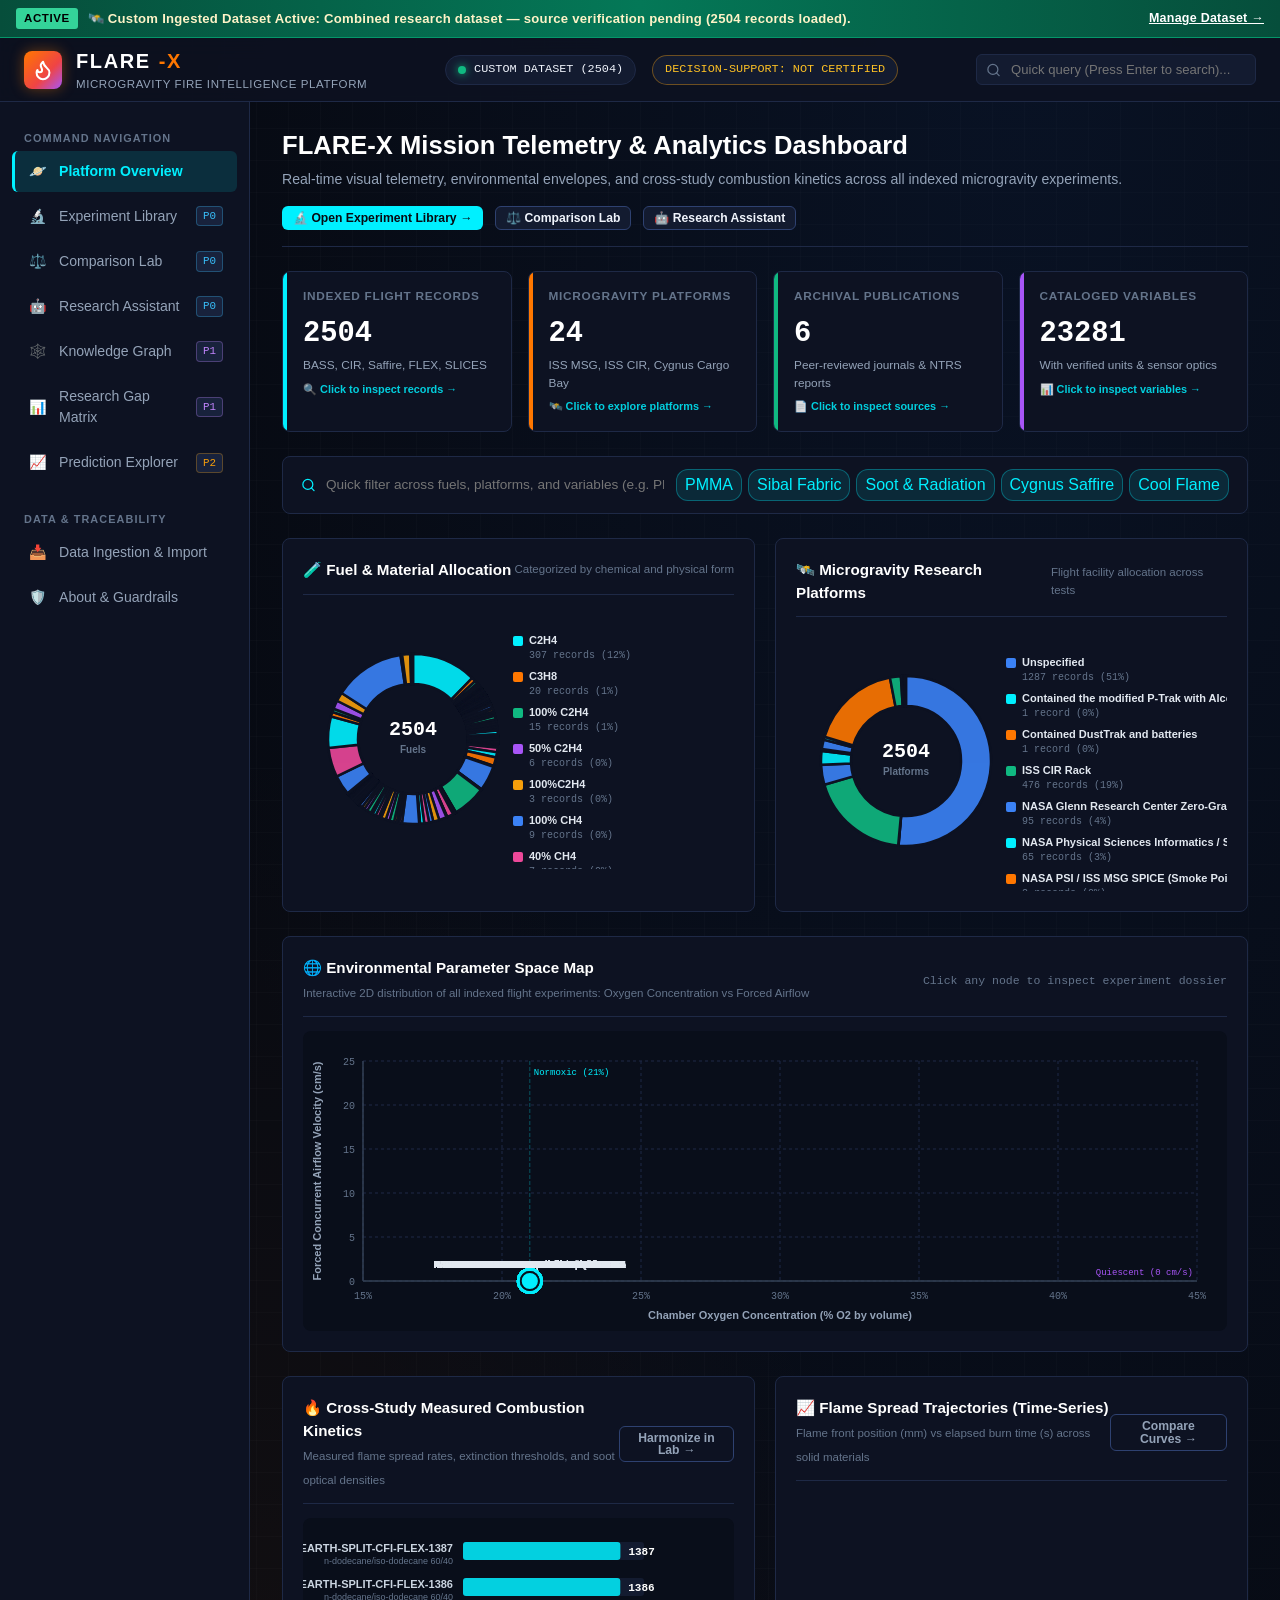
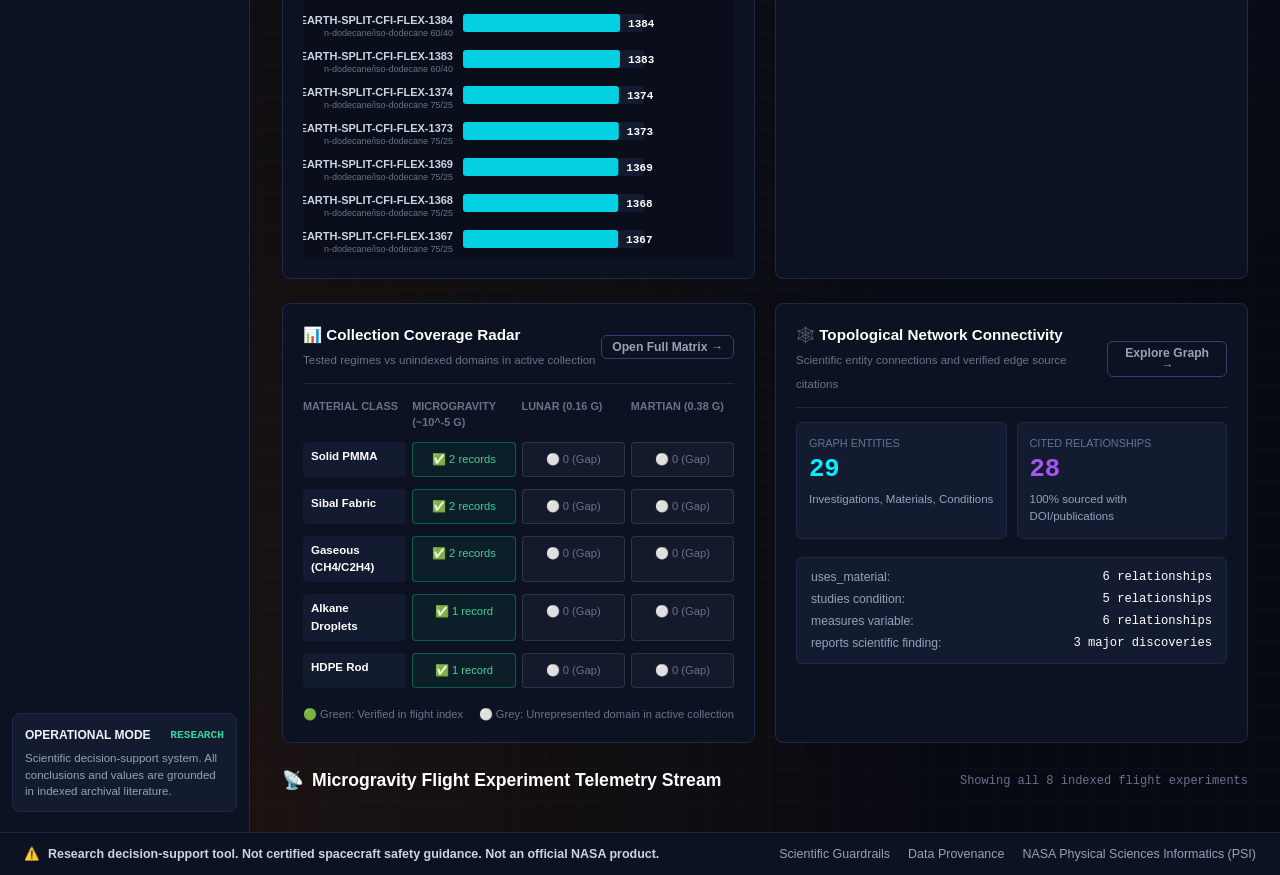
<file: index.html>
<!DOCTYPE html>
<html lang="en">
<head>
  <meta charset="UTF-8">
  <meta name="viewport" content="width=device-width, initial-scale=1.0">
  <title>FLARE-X | Intelligent Microgravity Fire Intelligence Platform</title>
  <meta name="description" content="Research decision-support dashboard for NASA microgravity combustion research, spacecraft fire safety engineering, and mission planning.">
  <link rel="stylesheet" href="css/main.css">
  <link rel="stylesheet" href="css/components.css">
  <link rel="stylesheet" href="css/visualizations.css">
</head>
<body>

  <!-- Persistent Warning / Notice Banner -->
  <div id="app-disclaimer-banner" class="disclaimer-banner">
    <!-- Populated dynamically by App -->
  </div>

  <!-- Top Mission-Control Header -->
  <header class="app-header">
    <a href="#home" class="header-brand" data-nav-target="home">
      <div class="brand-icon">
        <svg viewBox="0 0 24 24" fill="none" stroke="currentColor" stroke-width="2.2" stroke-linecap="round" stroke-linejoin="round">
          <path d="M8.5 14.5A2.5 2.5 0 0 0 11 12c0-1.38-.5-2-1-3-1.072-2.143-.224-4.054 2-6 .5 2.5 2 4.9 4 6.5 2 1.6 3 3.5 3 5.5a7 7 0 1 1-14 0c0-1.153.433-2.294 1-3a2.5 2.5 0 0 0 2.5 2.5z"></path>
        </svg>
      </div>
      <div class="brand-text">
        <h1>FLARE<span class="brand-x">-X</span></h1>
        <div class="brand-tagline">Microgravity Fire Intelligence Platform</div>
      </div>
    </a>

    <div class="header-telemetry">
      <div id="header-dataset-pill" class="telemetry-pill">
        <span class="indicator-dot"></span> INITIALIZING...
      </div>
      <div class="telemetry-pill" style="border-color: rgba(245, 158, 11, 0.4); color: #fbbf24;">
        <span>DECISION-SUPPORT: NOT CERTIFIED</span>
      </div>
    </div>

    <div class="header-search">
      <svg viewBox="0 0 24 24" fill="none" stroke="currentColor" stroke-width="2" stroke-linecap="round" stroke-linejoin="round">
        <circle cx="11" cy="11" r="8"></circle>
        <line x1="21" y1="21" x2="16.65" y2="16.65"></line>
      </svg>
      <input type="text" id="global-search-input" placeholder="Quick query (Press Enter to search)..." aria-label="Quick search">
    </div>
  </header>

  <!-- Main Container -->
  <div class="app-container">
    
    <!-- Left Navigation Sidebar -->
    <aside class="app-sidebar">
      <div>
        <div class="nav-section-title">Command Navigation</div>
        <nav class="nav-group">
          <a href="#home" class="nav-item active" data-nav-target="home">
            <span class="nav-icon">🪐</span>
            <span>Platform Overview</span>
          </a>
          <a href="#library" class="nav-item" data-nav-target="library">
            <span class="nav-icon">🔬</span>
            <span>Experiment Library</span>
            <span class="nav-badge p0">P0</span>
          </a>
          <a href="#comparison" class="nav-item" data-nav-target="comparison">
            <span class="nav-icon">⚖️</span>
            <span>Comparison Lab</span>
            <span class="nav-badge p0">P0</span>
          </a>
          <a href="#assistant" class="nav-item" data-nav-target="assistant">
            <span class="nav-icon">🤖</span>
            <span>Research Assistant</span>
            <span class="nav-badge p0">P0</span>
          </a>
          <a href="#graph" class="nav-item" data-nav-target="graph">
            <span class="nav-icon">🕸️</span>
            <span>Knowledge Graph</span>
            <span class="nav-badge p1">P1</span>
          </a>
          <a href="#gap-matrix" class="nav-item" data-nav-target="gap-matrix">
            <span class="nav-icon">📊</span>
            <span>Research Gap Matrix</span>
            <span class="nav-badge p1">P1</span>
          </a>
          <a href="#prediction" class="nav-item" data-nav-target="prediction">
            <span class="nav-icon">📈</span>
            <span>Prediction Explorer</span>
            <span class="nav-badge p2">P2</span>
          </a>
        </nav>

        <div class="nav-section-title">Data & Traceability</div>
        <nav class="nav-group">
          <a href="#import-data" class="nav-item" data-nav-target="import-data">
            <span class="nav-icon">📥</span>
            <span>Data Ingestion & Import</span>
          </a>
          <a href="#about" class="nav-item" data-nav-target="about">
            <span class="nav-icon">🛡️</span>
            <span>About & Guardrails</span>
          </a>
        </nav>
      </div>

      <!-- System Status Widget -->
      <div class="sidebar-system-box">
        <div class="system-status-header">
          <span>OPERATIONAL MODE</span>
          <span style="color: #34d399; font-family: var(--font-mono); font-size: 0.7rem;">RESEARCH</span>
        </div>
        <div class="system-status-body">
          Scientific decision-support system. All conclusions and values are grounded in indexed archival literature.
        </div>
      </div>
    </aside>

    <!-- Main Command Workspace -->
    <main class="app-main">

      <!-- ==============================================
           PAGE: HOME / OVERVIEW (VISUAL ANALYTICS DASHBOARD)
      =============================================== -->
      <section id="page-home" class="page-view active">
        <div class="page-header">
          <div class="page-title-group">
            <h2>FLARE-X Mission Telemetry &amp; Analytics Dashboard</h2>
            <p class="page-subtitle">Real-time visual telemetry, environmental envelopes, and cross-study combustion kinetics across all indexed microgravity experiments.</p>
          </div>
          <div class="page-actions">
            <button class="btn btn-primary btn-sm" onclick="app.navigateTo('library')">🔬 Open Experiment Library →</button>
            <button class="btn btn-secondary btn-sm" onclick="app.navigateTo('comparison')">⚖️ Comparison Lab</button>
            <button class="btn btn-secondary btn-sm" onclick="app.navigateTo('assistant')">🤖 Research Assistant</button>
          </div>
        </div>

        <!-- Telemetry Metrics Banner (Interactive Drill-Down) -->
        <div class="metrics-row">
          <div class="metric-card accent-cyan interactive" onclick="app.openMetricDrillDown('experiments')" title="Click to inspect all flight records">
            <div class="metric-title">Indexed Flight Records</div>
            <div id="stat-total-experiments" class="metric-value">8</div>
            <div class="metric-sub">BASS, CIR, Saffire, FLEX, SLICES</div>
            <div class="interactive-hint"><span>🔍 Click to inspect records →</span></div>
          </div>
          <div class="metric-card accent-orange interactive" onclick="app.openMetricDrillDown('platforms')" title="Click to view research platforms">
            <div class="metric-title">Microgravity Platforms</div>
            <div id="stat-total-platforms" class="metric-value">3</div>
            <div class="metric-sub">ISS MSG, ISS CIR, Cygnus Cargo Bay</div>
            <div class="interactive-hint"><span>🛰️ Click to explore platforms →</span></div>
          </div>
          <div class="metric-card accent-green interactive" onclick="app.openMetricDrillDown('publications')" title="Click to view publication sources">
            <div class="metric-title">Archival Publications</div>
            <div id="stat-total-documents" class="metric-value">6</div>
            <div class="metric-sub">Peer-reviewed journals &amp; NTRS reports</div>
            <div class="interactive-hint"><span>📄 Click to inspect sources →</span></div>
          </div>
          <div class="metric-card accent-purple interactive" onclick="app.openMetricDrillDown('variables')" title="Click to view all measured variables">
            <div class="metric-title">Cataloged Variables</div>
            <div id="stat-total-variables" class="metric-value">22</div>
            <div class="metric-sub">With verified units &amp; sensor optics</div>
            <div class="interactive-hint"><span>📊 Click to inspect variables →</span></div>
          </div>
        </div>

        <!-- Compact Search & Filter Strip -->
        <div style="background: var(--bg-surface); border: 1px solid var(--border-subtle); border-radius: 8px; padding: 12px 18px; margin-bottom: 24px; display: flex; align-items: center; justify-content: space-between; flex-wrap: wrap; gap: 12px;">
          <div style="display: flex; align-items: center; gap: 10px; flex: 1; min-width: 280px;">
            <svg viewBox="0 0 24 24" width="16" height="16" fill="none" stroke="currentColor" stroke-width="2" stroke-linecap="round" stroke-linejoin="round" style="color: var(--accent-cyan);">
              <circle cx="11" cy="11" r="8"></circle>
              <line x1="21" y1="21" x2="16.65" y2="16.65"></line>
            </svg>
            <input type="text" id="home-search-input" placeholder="Quick filter across fuels, platforms, and variables (e.g. PMMA, Sibal, Soot, Saffire)..." style="width: 100%; background: transparent; border: none; color: #fff; font-size: 0.85rem; outline: none;" onkeydown="if(event.key==='Enter'){ document.getElementById('global-search-input').value = this.value; app.navigateTo('library'); document.getElementById('lib-search-input').value = this.value; document.getElementById('lib-search-input').dispatchEvent(new Event('input')); }">
          </div>
          <div style="display: flex; gap: 6px; flex-wrap: wrap;">
            <span class="filter-chip" onclick="document.getElementById('home-search-input').value='PMMA'; document.getElementById('global-search-input').value='PMMA'; app.navigateTo('library'); document.getElementById('lib-search-input').value='PMMA'; document.getElementById('lib-search-input').dispatchEvent(new Event('input'));">PMMA</span>
            <span class="filter-chip" onclick="document.getElementById('home-search-input').value='Sibal'; document.getElementById('global-search-input').value='Sibal'; app.navigateTo('library'); document.getElementById('lib-search-input').value='Sibal'; document.getElementById('lib-search-input').dispatchEvent(new Event('input'));">Sibal Fabric</span>
            <span class="filter-chip" onclick="document.getElementById('home-search-input').value='Soot'; document.getElementById('global-search-input').value='Soot'; app.navigateTo('library'); document.getElementById('lib-search-input').value='Soot'; document.getElementById('lib-search-input').dispatchEvent(new Event('input'));">Soot &amp; Radiation</span>
            <span class="filter-chip" onclick="document.getElementById('home-search-input').value='Saffire'; document.getElementById('global-search-input').value='Saffire'; app.navigateTo('library'); document.getElementById('lib-search-input').value='Saffire'; document.getElementById('lib-search-input').dispatchEvent(new Event('input'));">Cygnus Saffire</span>
            <span class="filter-chip" onclick="document.getElementById('home-search-input').value='Cool Flame'; document.getElementById('global-search-input').value='Cool Flame'; app.navigateTo('library'); document.getElementById('lib-search-input').value='Cool Flame'; document.getElementById('lib-search-input').dispatchEvent(new Event('input'));">Cool Flame</span>
          </div>
        </div>

        <!-- Visual Analytics Row 1: Distribution Breakdowns (Donut Charts) -->
        <div class="dashboard-grid-2col">
          <div class="dashboard-card">
            <div class="dashboard-card-header">
              <span class="dashboard-card-title">🧪 Fuel &amp; Material Allocation</span>
              <span class="dashboard-card-sub">Categorized by chemical and physical form</span>
            </div>
            <div id="dash-donut-materials" style="height: 260px;"></div>
          </div>

          <div class="dashboard-card">
            <div class="dashboard-card-header">
              <span class="dashboard-card-title">🛰️ Microgravity Research Platforms</span>
              <div class="dashboard-card-sub">Flight facility allocation across tests</div>
            </div>
            <div id="dash-donut-platforms" style="height: 260px;"></div>
          </div>
        </div>

        <!-- Visual Analytics Row 2: 2D Operational Environmental Parameter Space (O2 vs Airflow) -->
        <div class="dashboard-card" style="margin-bottom: 24px;">
          <div class="dashboard-card-header">
            <div>
              <span class="dashboard-card-title">🌐 Environmental Parameter Space Map</span>
              <span class="dashboard-card-sub">Interactive 2D distribution of all indexed flight experiments: Oxygen Concentration vs Forced Airflow</span>
            </div>
            <div style="font-size: 0.72rem; color: var(--text-muted); font-family: var(--font-mono);">
              Click any node to inspect experiment dossier
            </div>
          </div>
          <div id="dash-scatter-envelope" style="height: 300px;"></div>
        </div>

        <!-- Visual Analytics Row 3: Combustion Kinetics Benchmarks & Burn Trajectories -->
        <div class="dashboard-grid-2col">
          <!-- Cross-Study Flame Spread & Combustion Rate Benchmark -->
          <div class="dashboard-card">
            <div class="dashboard-card-header">
              <div>
                <span class="dashboard-card-title">🔥 Cross-Study Measured Combustion Kinetics</span>
                <span class="dashboard-card-sub">Measured flame spread rates, extinction thresholds, and soot optical densities</span>
              </div>
              <button class="btn btn-outline btn-sm" onclick="app.navigateTo('comparison')">Harmonize in Lab →</button>
            </div>
            <div id="dash-horizontal-benchmarks" style="overflow-y: auto; max-height: 340px;"></div>
          </div>

          <!-- Multi-Platform Flame Front Spread Trajectories -->
          <div class="dashboard-card">
            <div class="dashboard-card-header">
              <div>
                <span class="dashboard-card-title">📈 Flame Spread Trajectories (Time-Series)</span>
                <span class="dashboard-card-sub">Flame front position (mm) vs elapsed burn time (s) across solid materials</span>
              </div>
              <button class="btn btn-outline btn-sm" onclick="app.navigateTo('comparison')">Compare Curves →</button>
            </div>
            <div id="dash-timeseries-trajectories" style="height: 340px;"></div>
          </div>
        </div>

        <!-- Visual Analytics Row 4: Research Gap Matrix Radar & Live Telemetry Stream -->
        <div class="dashboard-grid-2col">
          <!-- Research Gap Coverage Mini Matrix -->
          <div class="dashboard-card">
            <div class="dashboard-card-header">
              <div>
                <span class="dashboard-card-title">📊 Collection Coverage Radar</span>
                <span class="dashboard-card-sub">Tested regimes vs unindexed domains in active collection</span>
              </div>
              <button class="btn btn-outline btn-sm" onclick="app.navigateTo('gap-matrix')">Open Full Matrix →</button>
            </div>
            <div id="dash-mini-gap-grid" style="display: flex; flex-direction: column; gap: 8px;"></div>
          </div>

          <!-- Knowledge Topology Summary -->
          <div class="dashboard-card">
            <div class="dashboard-card-header">
              <div>
                <span class="dashboard-card-title">🕸️ Topological Network Connectivity</span>
                <span class="dashboard-card-sub">Scientific entity connections and verified edge source citations</span>
              </div>
              <button class="btn btn-outline btn-sm" onclick="app.navigateTo('graph')">Explore Graph →</button>
            </div>
            <div id="dash-topology-summary" style="display: flex; flex-direction: column; gap: 10px;"></div>
          </div>
        </div>

        <!-- Visual Analytics Row 5: Live Flight Telemetry Stream (Visual HUD Cards) -->
        <div style="margin-top: 10px;">
          <div style="display: flex; align-items: center; justify-content: space-between; margin-bottom: 14px;">
            <h3 style="font-size: 1.1rem; color: #fff; display: flex; align-items: center; gap: 8px;">
              <span>📡</span> Microgravity Flight Experiment Telemetry Stream
            </h3>
            <span style="font-size: 0.75rem; color: var(--text-muted); font-family: var(--font-mono);">
              Showing all 8 indexed flight experiments
            </span>
          </div>

          <div id="dash-experiments-stream" class="experiment-grid">
            <!-- Populated dynamically with visual gauge bars -->
          </div>
        </div>
      </section>

      <!-- ==============================================
           PAGE: EXPERIMENT LIBRARY (P0)
      =============================================== -->
      <section id="page-library" class="page-view">
        <div class="page-header">
          <div class="page-title-group">
            <h2>Microgravity Experiment Library <span class="nav-badge p0" style="font-size: 0.75rem;">P0</span></h2>
            <p class="page-subtitle">Search, filter, and inspect verified NASA flight experiments, glovebox burns, and combustion rack datasets.</p>
          </div>
          <div class="page-actions">
            <span id="lib-results-count" class="telemetry-pill">8 records displayed</span>
          </div>
        </div>

        <!-- Filter Toolbar -->
        <div class="filter-toolbar">
          <div class="filter-row-top">
            <div class="filter-search-box">
              <svg viewBox="0 0 24 24" fill="none" stroke="currentColor" stroke-width="2" stroke-linecap="round" stroke-linejoin="round">
                <circle cx="11" cy="11" r="8"></circle>
                <line x1="21" y1="21" x2="16.65" y2="16.65"></line>
              </svg>
              <input type="text" id="lib-search-input" placeholder="Search by name, ID, objective, material, platform, or notes...">
            </div>
            <button class="btn btn-outline btn-sm" id="lib-reset-filters-btn">Clear Filters</button>
          </div>

          <div class="filter-row-selects">
            <select id="lib-filter-material" class="filter-select">
              <option value="all">Material / Fuel: All</option>
            </select>
            <select id="lib-filter-platform" class="filter-select">
              <option value="all">Platform: All</option>
            </select>
            <select id="lib-filter-gravity" class="filter-select">
              <option value="all">Gravity Condition: All</option>
            </select>
            <select id="lib-filter-measurement" class="filter-select">
              <option value="all">Measurement Type: All</option>
            </select>
          </div>
        </div>

        <!-- Experiments Grid -->
        <div id="lib-experiments-grid" class="experiment-grid">
          <!-- Populated dynamically by ExperimentLibrary -->
        </div>
      </section>

      <!-- ==============================================
           PAGE: COMPARISON LAB (P0)
      =============================================== -->
      <section id="page-comparison" class="page-view">
        <div class="page-header">
          <div class="page-title-group">
            <h2>Comparison Lab <span class="nav-badge p0" style="font-size: 0.75rem;">P0</span></h2>
            <p class="page-subtitle">Perform multi-experiment side-by-side analysis, evaluate unit compatibility, and inspect difference highlights.</p>
          </div>
          <div class="page-actions">
            <button class="btn btn-secondary btn-sm" onclick="comparisonLab.loadPreset('pmma_scale')">Preset: PMMA Scale</button>
            <button class="btn btn-secondary btn-sm" onclick="comparisonLab.loadPreset('gas_diffusion')">Preset: CIR Gas Soot</button>
            <button class="btn btn-warning btn-sm" onclick="comparisonLab.loadPreset('incompatible_demo')">Demo: Comparability Guardrail</button>
          </div>
        </div>

        <div class="comparison-container">
          <!-- Selection Strip -->
          <div class="selector-strip">
            <div class="selector-strip-header">
              <span>Active Experiments for Comparison:</span>
              <div style="min-width: 320px;">
                <select id="comp-add-experiment-select" class="filter-select" style="width: 100%;">
                  <option value="">+ Add an experiment to comparison...</option>
                </select>
              </div>
            </div>
            <div id="comp-selected-chips-tray" class="chip-selection-tray">
              <!-- Populated dynamically -->
            </div>
          </div>

          <!-- Parameter Alignment & Diff Table -->
          <div id="comp-table-container">
            <!-- Populated dynamically -->
          </div>

          <!-- Variable Selection & Visualizations -->
          <div class="chart-card">
            <div class="chart-header">
              <div class="chart-title">
                <span>Comparative Telemetry Analysis</span>
              </div>
              <div style="display: flex; align-items: center; gap: 10px;">
                <label for="comp-variable-select" style="font-size: 0.78rem; color: var(--text-secondary); font-weight: 600;">Target Variable:</label>
                <select id="comp-variable-select" class="filter-select">
                  <option value="Flame Spread Rate">Flame Spread Rate</option>
                </select>
              </div>
            </div>

            <!-- Dynamic Compatibility Warning / Conversion Banner -->
            <div id="comp-warning-container"></div>

            <!-- Primary Harmonized Plot -->
            <div id="comp-primary-plot-container" class="chart-container-svg" style="height: 300px;"></div>

            <!-- Separate Diagnostic Plots (Triggered on Incompatibility) -->
            <div id="comp-separate-plots-container" class="multi-chart-grid" style="display: none;"></div>

            <!-- Time-Series Spread Progression Curves -->
            <div id="comp-timeseries-container" style="display: none; border-top: 1px solid var(--border-subtle); padding-top: 16px; margin-top: 10px;">
              <h4 style="font-size: 0.9rem; color: #fff; margin-bottom: 10px;">Time-Series Propagation Trajectories</h4>
              <div id="comp-timeseries-plot" class="chart-container-svg" style="height: 320px;"></div>
            </div>
          </div>
        </div>
      </section>

      <!-- ==============================================
           PAGE: RESEARCH ASSISTANT (P0)
      =============================================== -->
      <section id="page-assistant" class="page-view">
        <div class="page-header">
          <div class="page-title-group">
            <h2>Evidence-Grounded Research Assistant <span class="nav-badge p0" style="font-size: 0.75rem;">P0</span></h2>
            <p class="page-subtitle">Query microgravity combustion literature with strict grounding, statement type badging, and auditable evidence drawers.</p>
          </div>
          <div class="page-actions">
            <span class="telemetry-pill ready"><span class="indicator-dot"></span> GROUNDING ACTIVE: 6 INDEXED PUBLICATIONS</span>
          </div>
        </div>

        <div class="assistant-container">
          <!-- Chat Panel -->
          <div class="chat-panel">
            <div id="assistant-messages-scroll" class="chat-messages-scroll">
              <!-- Populated dynamically by ResearchAssistant -->
            </div>

            <div class="chat-input-bar">
              <input type="text" id="assistant-chat-input" placeholder="Ask about flame spread, extinction limits, airflow convection, or cool flames..." aria-label="Query research assistant">
              <button class="btn btn-primary" id="assistant-send-btn">Send Query →</button>
            </div>
          </div>

          <!-- Assistant Sidebar & Preset Queries -->
          <div class="chat-sidebar">
            <div class="assistant-guardrail-card">
              <h4 style="font-size: 0.85rem; font-weight: 700; color: #fff; margin-bottom: 6px;">Grounding Architecture</h4>
              <p style="font-size: 0.76rem; color: var(--text-secondary); line-height: 1.45;">
                Every factual claim is cross-referenced with passage excerpts and tagged by epistemological status:
              </p>
              <div style="display: flex; flex-direction: column; gap: 4px; margin-top: 8px;">
                <span class="statement-badge measured-fact">MEASURED FACT</span>
                <span class="statement-badge paper-conclusion">PAPER CONCLUSION</span>
                <span class="statement-badge cross-study">CROSS-STUDY INTERPRETATION</span>
                <span class="statement-badge model-estimate">MODEL ESTIMATE</span>
              </div>
            </div>

            <div class="preset-queries-card">
              <h4 style="font-size: 0.85rem; font-weight: 700; color: #fff; margin-bottom: 4px;">Preset Research Inquiries</h4>
              <p style="font-size: 0.74rem; color: var(--text-muted); margin-bottom: 8px;">Click to test grounded retrieval &amp; citation:</p>

              <button class="preset-query-btn" onclick="researchAssistant.askPreset('What is the effect of forced airflow on PMMA flame spread in microgravity?')">
                💨 How does concurrent airflow affect PMMA flame spread rate?
              </button>
              <button class="preset-query-btn" onclick="researchAssistant.askPreset('What are the low-flow extinction limits for cotton-fiberglass Sibal fabric?')">
                🧯 What are the low-flow extinction limits for Sibal fabric?
              </button>
              <button class="preset-query-btn" onclick="researchAssistant.askPreset('Compare soot production and radiative heat loss between methane and ethylene in CIR.')">
                🔥 Compare methane vs ethylene soot and radiative fraction in CIR
              </button>
              <button class="preset-query-btn" onclick="researchAssistant.askPreset('What cool flame phenomena were discovered in the FLEX droplet investigation?')">
                💧 What cool flame phenomena were observed in FLEX droplet tests?
              </button>
              <button class="preset-query-btn" onclick="researchAssistant.askPreset('What is the fire risk score for a lunar habitat habitat module?')" style="border-color: rgba(245, 158, 11, 0.4);">
                🛡️ Test Guardrail: Ask for ungrounded lunar fire risk score
              </button>
            </div>
          </div>
        </div>
      </section>

      <!-- ==============================================
           PAGE: KNOWLEDGE GRAPH (P1)
      =============================================== -->
      <section id="page-graph" class="page-view">
        <div class="page-header">
          <div class="page-title-group">
            <h2>Microgravity Combustion Knowledge Graph <span class="nav-badge p1" style="font-size: 0.75rem;">P1</span></h2>
            <p class="page-subtitle">Interactive topological network mapping investigations, materials, conditions, measurements, and published findings.</p>
          </div>
          <div class="page-actions">
            <select id="graph-filter-type" class="filter-select">
              <option value="all">Filter Node Type: All</option>
              <option value="investigation">Investigations</option>
              <option value="material">Materials & Fuels</option>
              <option value="condition">Environmental Conditions</option>
              <option value="measurement">Measurements</option>
              <option value="finding">Scientific Findings</option>
              <option value="publication">Publications</option>
            </select>
            <input type="text" id="graph-search-input" class="filter-select" placeholder="Locate node..." style="width: 140px;">
          </div>
        </div>

        <div class="graph-container">
          <div class="graph-canvas-area">
            <canvas id="knowledge-graph-canvas"></canvas>

            <div class="graph-controls">
              <button class="graph-control-btn" id="graph-zoom-in" title="Zoom In">+</button>
              <button class="graph-control-btn" id="graph-zoom-out" title="Zoom Out">-</button>
              <button class="graph-control-btn" id="graph-reset-view" title="Reset View">⟲</button>
            </div>

            <div class="graph-legend-strip">
              <span><span class="legend-node-dot" style="background: #00F0FF;"></span>Investigation</span>
              <span><span class="legend-node-dot" style="background: #FF7700;"></span>Material</span>
              <span><span class="legend-node-dot" style="background: #A855F7;"></span>Condition</span>
              <span><span class="legend-node-dot" style="background: #10B981;"></span>Measurement</span>
              <span><span class="legend-node-dot" style="background: #EF4444;"></span>Finding</span>
              <span><span class="legend-node-dot" style="background: #3B82F6;"></span>Publication</span>
            </div>
          </div>

          <!-- Node Scientific Dossier Panel -->
          <div class="graph-inspector-panel" id="graph-inspector-panel">
            <div id="graph-inspector-body">
              <div style="font-size: 0.82rem; color: var(--text-muted); text-align: center; padding: 20px;">
                Click any node on the canvas to inspect its scientific relationships, edge-level source citations, and linked experiments.
              </div>
            </div>
          </div>
        </div>
      </section>

      <!-- ==============================================
           PAGE: RESEARCH GAP MATRIX (P1)
      =============================================== -->
      <section id="page-gap-matrix" class="page-view">
        <div class="page-header">
          <div class="page-title-group">
            <h2>Research Gap Matrix <span class="nav-badge p1" style="font-size: 0.75rem;">P1</span></h2>
            <p class="page-subtitle">Multi-dimensional coverage heatmap identifying tested regimes vs unrepresented parameter spaces in the indexed collection.</p>
          </div>
          <div class="page-actions">
            <button class="btn btn-secondary btn-sm" id="gap-export-report-btn">📄 Export Gap Report (MD)</button>
          </div>
        </div>

        <div class="gap-matrix-container">
          <!-- Scope & Guardrail Banner -->
          <div id="gap-scope-banner"></div>

          <!-- Controls Bar -->
          <div class="matrix-controls-bar">
            <div style="display: flex; align-items: center; gap: 12px; flex-wrap: wrap;">
              <div>
                <label for="gap-xaxis-select" style="font-size: 0.75rem; color: var(--text-muted); text-transform: uppercase; font-weight: 700; display: block; margin-bottom: 4px;">Primary Axis (X-Axis):</label>
                <select id="gap-xaxis-select" class="filter-select">
                  <option value="gravity">Gravity Conditions (Microgravity, Lunar, Martian, 1g)</option>
                  <option value="pressure">Pressure Ranges (Sub-Atmospheric, Normobaric, Hyperbaric)</option>
                  <option value="oxygen">Oxygen Concentrations (Hypoxic, Ambient, Enriched)</option>
                </select>
              </div>

              <div>
                <label for="gap-outcome-select" style="font-size: 0.75rem; color: var(--text-muted); text-transform: uppercase; font-weight: 700; display: block; margin-bottom: 4px;">Target Measured Outcome:</label>
                <select id="gap-outcome-select" class="filter-select">
                  <option value="flame_spread_rate">Flame Spread Rate</option>
                  <option value="extinction_limits">Extinction Velocity / Limit</option>
                  <option value="soot_radiation">Soot Volume &amp; Radiant Heat Flux</option>
                  <option value="cool_flame">Cool Flame Dynamics</option>
                  <option value="pyrolysis_temp">Peak Surface Temperature</option>
                </select>
              </div>
            </div>

            <!-- Heatmap Legend -->
            <div style="display: flex; gap: 14px; font-size: 0.75rem;">
              <span style="display: flex; align-items: center; gap: 5px;">
                <span style="width: 12px; height: 12px; border-radius: 3px; background: rgba(16, 185, 129, 0.4); border: 1px solid #34d399;"></span>
                <span>Records found</span>
              </span>
              <span style="display: flex; align-items: center; gap: 5px;">
                <span style="width: 12px; height: 12px; border-radius: 3px; background: rgba(30, 41, 59, 0.6); border: 1px dashed #64748b;"></span>
                <span>Not found in indexed collection</span>
              </span>
              <span style="display: flex; align-items: center; gap: 5px;">
                <span style="width: 12px; height: 12px; border-radius: 3px; background: rgba(168, 85, 247, 0.3); border: 1px solid #c084fc;"></span>
                <span>Not enough metadata to determine</span>
              </span>
            </div>
          </div>

          <!-- Heatmap Matrix Table -->
          <div id="gap-heatmap-container" class="matrix-table-wrapper">
            <!-- Populated dynamically by ResearchGapMatrix -->
          </div>

          <!-- Automated Gap Synthesis Summary Card -->
          <div class="gap-summary-card">
            <div id="gap-summary-content">
              <!-- Populated dynamically -->
            </div>
          </div>
        </div>
      </section>

      <!-- ==============================================
           PAGE: PREDICTION & SCENARIO EXPLORER (P2, CONDITIONAL)
      =============================================== -->
      <section id="page-prediction" class="page-view">
        <div class="page-header">
          <div class="page-title-group">
            <h2>Prediction &amp; Scenario Explorer <span class="nav-badge p2" style="font-size: 0.75rem;">P2 Conditional</span></h2>
            <p class="page-subtitle">Exploratory flame spread estimation tool for thin and thick solid fuels under microgravity ventilation.</p>
          </div>
          <div class="page-actions">
            <label style="display: flex; align-items: center; gap: 10px; cursor: pointer; font-size: 0.82rem; font-weight: 600; background: var(--bg-surface-elevated); padding: 6px 12px; border-radius: 6px; border: 1px solid var(--border-subtle);">
              <span>Enable Explorer Mode:</span>
              <input type="checkbox" id="prediction-flag-toggle" style="cursor: pointer; width: 18px; height: 18px;">
            </label>
          </div>
        </div>

        <!-- Locked Banner (Default State) -->
        <div id="prediction-locked-banner" class="prediction-locked-banner">
          <div style="font-size: 3rem;">🔒</div>
          <h3 style="color: #fff; font-size: 1.3rem;">Prediction Feature Flagged OFF by Default</h3>
          <p style="color: var(--text-secondary); max-width: 640px; font-size: 0.88rem; line-height: 1.5;">
            In accordance with NASA scientific guardrails, predictive combustion modeling is restricted to compatible flight envelopes with documented Leave-One-Out Cross-Validation (LOOCV), explicit error bounds (MAE/RMSE), and strict domain bounds.
          </p>
          <div class="callout-box warning" style="max-width: 600px; text-align: left;">
            <div class="callout-icon">⚠️</div>
            <div class="callout-text">
              <strong>Scientific Notice:</strong> This explorer produces physical spread rate estimates only. It does <em>not</em> compute a fire-risk score and must not be used for certified vehicle flight readiness or suppression commanding.
            </div>
          </div>
          <button class="btn btn-primary" onclick="predictionExplorer.enableFeature()">
            Acknowledge Scientific Notice &amp; Enable Explorer →
          </button>
        </div>

        <!-- Active Workspace (Visible when Flagged ON) -->
        <div id="prediction-workspace" class="prediction-workspace" style="display: none;">
          <!-- Scenario Input Form -->
          <div class="scenario-form-card">
            <h4 style="font-size: 0.95rem; color: #fff; border-bottom: 1px solid var(--border-subtle); padding-bottom: 10px;">
              Input Parameter Envelope
            </h4>

            <div class="form-group">
              <label for="pred-mat-select">Solid Fuel Material:</label>
              <select id="pred-mat-select">
                <option value="Polymethyl Methacrylate (PMMA)">Polymethyl Methacrylate (PMMA, 10mm slab)</option>
                <option value="Cotton/Fiberglass Blend (Sibal)">Cotton/Fiberglass Blend (Sibal fabric)</option>
              </select>
            </div>

            <div class="form-group">
              <label for="pred-o2-input" style="display: flex; justify-content: space-between;">
                <span>Oxygen Concentration:</span>
                <span id="pred-o2-val" style="font-family: var(--font-mono); color: var(--accent-cyan);">21.0 %</span>
              </label>
              <input type="range" id="pred-o2-input" min="14.0" max="32.0" step="0.5" value="21.0">
              <span style="font-size: 0.68rem; color: var(--text-muted);">Verified Envelope: 16.0% to 30.0% O2</span>
            </div>

            <div class="form-group">
              <label for="pred-flow-input" style="display: flex; justify-content: space-between;">
                <span>Concurrent Forced Airflow:</span>
                <span id="pred-flow-val" style="font-family: var(--font-mono); color: var(--accent-cyan);">5.0 cm/s</span>
              </label>
              <input type="range" id="pred-flow-input" min="0.0" max="25.0" step="0.5" value="5.0">
              <span style="font-size: 0.68rem; color: var(--text-muted);">Verified Envelope: 1.0 to 20.0 cm/s</span>
            </div>

            <div class="form-group">
              <label for="pred-press-input" style="display: flex; justify-content: space-between;">
                <span>Chamber Pressure:</span>
                <span id="pred-press-val" style="font-family: var(--font-mono); color: var(--accent-cyan);">101.3 kPa</span>
              </label>
              <input type="range" id="pred-press-input" min="80.0" max="115.0" step="0.5" value="101.3">
              <span style="font-size: 0.68rem; color: var(--text-muted);">Verified Envelope: 90.0 to 105.0 kPa</span>
            </div>

            <div style="background: var(--bg-surface-elevated); padding: 10px; border-radius: 6px; font-size: 0.72rem; color: var(--text-muted);">
              <strong>Target Quantity:</strong> <code>Flame Spread Rate (mm/s)</code><br>
              Simulating concurrent low-speed boundary-layer convective heating against solid conductive heat absorption.
            </div>
          </div>

          <!-- Prediction Results Card -->
          <div class="prediction-results-card" id="prediction-results-content">
            <!-- Populated dynamically by PredictionExplorer -->
          </div>
        </div>
      </section>

      <!-- ==============================================
           PAGE: DATA INGESTION & IMPORT
      =============================================== -->
      <section id="page-import-data" class="page-view">
        <div class="page-header">
          <div class="page-title-group">
            <h2>Data Ingestion &amp; Schema Mapping Wizard</h2>
            <p class="page-subtitle">Import CSV or JSON experiment datasets, map custom headers to the FLARE-X schema, and run validation audits.</p>
          </div>
          <div class="page-actions">
            <button class="btn btn-outline btn-sm" id="import-reset-dataset-btn">⟲ Reset to Default NASA Records</button>
          </div>
        </div>

        <div id="import-wizard-container">
          <!-- Populated dynamically by DataImporter -->
        </div>
      </section>

      <!-- ==============================================
           PAGE: ABOUT & SCIENTIFIC GUARDRAILS
      =============================================== -->
      <section id="page-about" class="page-view">
        <div class="page-header">
          <div class="page-title-group">
            <h2>Scientific Guardrails &amp; Platform Architecture</h2>
            <p class="page-subtitle">Fundamental physical combustion principles, system constraints, and legal disclaimers.</p>
          </div>
        </div>

        <div style="display: flex; flex-direction: column; gap: 24px; max-width: 1000px;">
          <!-- 5 Physical Guardrails -->
          <div style="background: var(--bg-surface); border: 1px solid var(--border-subtle); border-radius: 8px; padding: 24px;">
            <h3 style="font-size: 1.15rem; color: #fff; margin-bottom: 16px;">The Five Essential Microgravity Combustion Guardrails</h3>

            <div style="display: flex; flex-direction: column; gap: 16px;">
              <div class="callout-box info" style="margin: 0;">
                <div class="callout-icon">1️⃣</div>
                <div>
                  <div class="callout-title">Microgravity is Reduced Buoyancy, Not the Absence of Gravity</div>
                  <div class="callout-text">
                    In low Earth orbit (~400 km), gravitational acceleration is ~90% of sea-level value; the microgravity state ($\approx 10^{-6}$ to $10^{-4}$ g) results from continuous free-fall. Combustion physics is altered because buoyant natural convection ($Gr \propto g$) vanishes, removing the upward plume that terraneously supplies fresh oxidizer and sweeps away combustion products.
                  </div>
                </div>
              </div>

              <div class="callout-box info" style="margin: 0;">
                <div class="callout-icon">2️⃣</div>
                <div>
                  <div class="callout-title">Spacecraft Ventilation Creates Forced Convection Airflow</div>
                  <div class="callout-text">
                    Because buoyant ventilation does not occur naturally in microgravity, crewed spacecraft (such as the ISS) continuously circulate air via fans at $5 - 20\text{ cm/s}$ to prevent CO₂ pocket accumulation. This forced airflow sustains and accelerates flame spread regimes that would otherwise self-extinguish under pure molecular diffusion.
                  </div>
                </div>
              </div>

              <div class="callout-box info" style="margin: 0;">
                <div class="callout-icon">3️⃣</div>
                <div>
                  <div class="callout-title">Microgravity Models Cannot Automatically Predict Lunar or Martian Combustion</div>
                  <div class="callout-text">
                    Partial gravity environments (Lunar $0.16g$, Martian $0.38g$) re-introduce buoyancy-driven convective flows at non-zero Grashof numbers. Mathematical models and empirical scaling rules calibrated for $10^{-5}$ g microgravity cannot be linearly scaled or assumed valid for partial gravity without re-introducing mixed-convection dimensionless parameters ($Ri = Gr / Re^2$).
                  </div>
                </div>
              </div>

              <div class="callout-box info" style="margin: 0;">
                <div class="callout-icon">4️⃣</div>
                <div>
                  <div class="callout-title">High Measured Temperature is Not a Complete Measure of Fire Risk</div>
                  <div class="callout-text">
                    Spacecraft fire safety depends on a complex interplay of limiting oxygen concentration (LOC), radiative fraction, extinction velocity, pyrolysis gas generation rate, and smoke optical obscuration. Cool flames (discovered in FLEX) sustain chemical heat release and fuel consumption below $800\text{ K}$ with zero visible emission, representing a stealth hazard invisible to standard optical flame detectors.
                  </div>
                </div>
              </div>

              <div class="callout-box info" style="margin: 0;">
                <div class="callout-icon">5️⃣</div>
                <div>
                  <div class="callout-title">Research Gap Results Reflect the Indexed Collection Only</div>
                  <div class="callout-text">
                    FLARE-X indexes a curated set of flight experiments and publication passages. An unrepresented cell in the Research Gap Matrix indicates that the condition is absent from <em>this specific software index</em>. It does NOT assert that NASA, international space agencies, or university researchers have not investigated that domain.
                  </div>
                </div>
              </div>
            </div>
          </div>

          <!-- Policy on Risk Scores -->
          <div style="background: var(--bg-surface); border: 1px solid var(--border-subtle); border-radius: 8px; padding: 24px;">
            <h3 style="font-size: 1.15rem; color: #fff; margin-bottom: 8px;">Strict Policy Against Quantitative "Fire-Risk Scores"</h3>
            <p style="font-size: 0.85rem; color: var(--text-secondary); line-height: 1.5; margin-bottom: 12px;">
              FLARE-X intentionally omits pseudo-quantitative "fire risk indexes" or arbitrary 1-100 severity scores. Combustion in enclosed spacecraft habitats is non-linear and context-dependent. Reducing multidimensional physics (flame spread velocity, smoke obscuration rate, toxic gas yield, and critical airflow extinction) to a single scalar score creates a dangerous illusion of safety and is scientifically unfounded.
            </p>
          </div>

          <!-- Schema Specification -->
          <div style="background: var(--bg-surface); border: 1px solid var(--border-subtle); border-radius: 8px; padding: 24px;">
            <h3 style="font-size: 1.15rem; color: #fff; margin-bottom: 8px;">Standardized Experiment Data Schema</h3>
            <p style="font-size: 0.82rem; color: var(--text-secondary); margin-bottom: 14px;">
              Every experiment ingested into FLARE-X adheres to this standardized schema:
            </p>
            <div class="scientific-table-wrapper">
              <table class="scientific-table">
                <thead>
                  <tr>
                    <th>Field</th>
                    <th>Type</th>
                    <th>Requirement</th>
                    <th>Description</th>
                  </tr>
                </thead>
                <tbody>
                  <tr><td><code>id</code></td><td>String</td><td>Required</td><td>Unique identifier (e.g. <code>EXP-BASS-PMMA-01</code>)</td></tr>
                  <tr><td><code>name</code></td><td>String</td><td>Required</td><td>Descriptive scientific investigation title</td></tr>
                  <tr><td><code>objective</code></td><td>String</td><td>Required</td><td>Primary experimental hypothesis or goal</td></tr>
                  <tr><td><code>platform</code></td><td>String</td><td>Required</td><td>Facility (e.g. ISS MSG, CIR, Cygnus Saffire, Drop Tower)</td></tr>
                  <tr><td><code>gravity_condition</code></td><td>String</td><td>Required</td><td>Gravity level (e.g. Microgravity ~10^-5 g)</td></tr>
                  <tr><td><code>material_fuel</code></td><td>String</td><td>Required</td><td>Sample fuel material, thickness, and geometry</td></tr>
                  <tr><td><code>oxygen_percent</code></td><td>Object</td><td>Value + Unit</td><td>Volume percentage with uncertainty (e.g. 21.0 ± 0.5%)</td></tr>
                  <tr><td><code>pressure</code></td><td>Object</td><td>Value + Unit</td><td>Absolute chamber pressure (e.g. 101.3 ± 0.2 kPa)</td></tr>
                  <tr><td><code>airflow</code></td><td>Object</td><td>Value + Unit</td><td>Forced velocity &amp; direction (e.g. 5.0 cm/s concurrent)</td></tr>
                  <tr><td><code>measured_variables[]</code></td><td>Array</td><td>Structured</td><td>Name, value, unit, scientific definition, sensor optics</td></tr>
                  <tr><td><code>source_document</code></td><td>String</td><td>Required</td><td>Full bibliographic citation of published peer-reviewed source</td></tr>
                  <tr><td><code>source_url</code></td><td>String</td><td>DOI / URL</td><td>Permanent digital object identifier link</td></tr>
                  <tr><td><code>retrieval_date</code></td><td>ISO Date</td><td>Required</td><td>Date indexed into FLARE-X repository</td></tr>
                  <tr><td><code>provenance_per_field</code></td><td>Object</td><td>Traceability</td><td>Mapping of schema fields to specific tables, figures, or telemetry channels</td></tr>
                </tbody>
              </table>
            </div>
          </div>
        </div>
      </section>

    </main>
  </div>

  <!-- Full Scientific Dossier Modal -->
  <div id="dossier-modal" class="modal-overlay">
    <div class="modal-container">
      <div class="modal-header">
        <h3 id="dossier-modal-title">Scientific Dossier</h3>
        <button class="modal-close-btn" id="dossier-modal-close" aria-label="Close dossier">&times;</button>
      </div>
      <div class="modal-body" id="dossier-modal-body">
        <!-- Content populated dynamically -->
      </div>
      <div class="modal-footer">
        <span style="font-size: 0.74rem; color: var(--text-muted);">FLARE-X Scientific Traceability Engine</span>
        <button class="btn btn-secondary btn-sm" onclick="document.getElementById('dossier-modal').classList.remove('open')">Close</button>
      </div>
    </div>
  </div>

  <!-- Persistent Mission-Control Footer -->
  <footer class="app-footer">
    <div class="footer-disclaimer">
      <span class="disclaimer-icon">⚠️</span>
      <span>Research decision-support tool. Not certified spacecraft safety guidance. Not an official NASA product.</span>
    </div>
    <div class="footer-links">
      <a href="#about" onclick="app.navigateTo('about')">Scientific Guardrails</a>
      <a href="#import-data" onclick="app.navigateTo('import-data')">Data Provenance</a>
      <a href="https://psi.nasa.gov/" target="_blank" rel="noopener noreferrer">NASA Physical Sciences Informatics (PSI)</a>
    </div>
  </footer>

  <!-- Application Scripts -->
  <script src="data/default-bundle.js"></script>
  <script src="data/nasa-flex-bundle.js"></script>
  <script src="js/data-service.js"></script>
  <script src="js/unit-converter.js"></script>
  <script src="js/chart-renderer.js"></script>
  <script src="js/library.js"></script>
  <script src="js/comparison.js"></script>
  <script src="js/assistant.js"></script>
  <script src="js/graph.js"></script>
  <script src="js/gap-matrix.js"></script>
  <script src="js/prediction.js"></script>
  <script src="js/import-data.js"></script>
  <script src="js/app.js"></script>
</body>
</html>
</file>
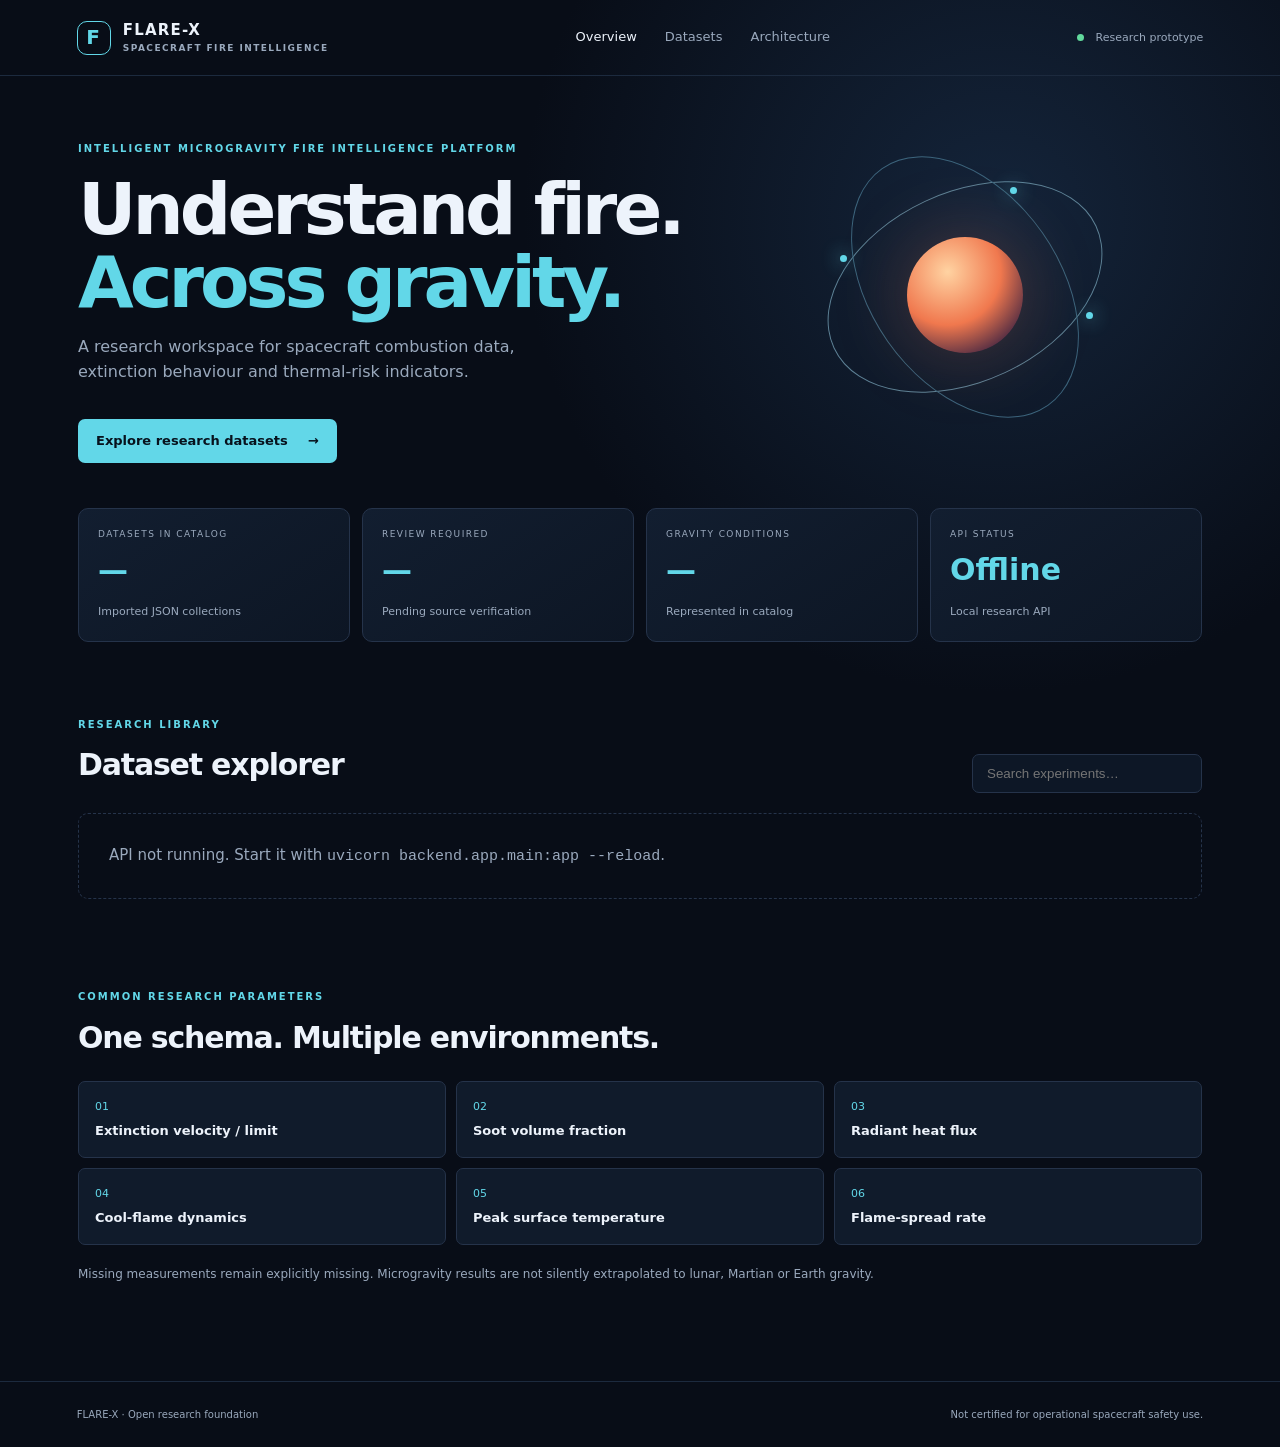
<file: frontend/index.html>
<!doctype html>
<html lang="en">
<head>
  <meta charset="utf-8">
  <meta name="viewport" content="width=device-width, initial-scale=1">
  <title>FLARE-X | Fire Intelligence Platform</title>
  <link rel="stylesheet" href="css/styles.css">
</head>
<body>
  <header class="topbar">
    <a class="brand" href="#"><span class="brand-mark">F</span><span>FLARE-X<small>SPACECRAFT FIRE INTELLIGENCE</small></span></a>
    <nav><a class="active" href="#">Overview</a><a href="#datasets">Datasets</a><a href="../docs/architecture.md">Architecture</a></nav>
    <span class="status"><i></i> Research prototype</span>
  </header>
  <main>
    <section class="hero">
      <div>
        <p class="eyebrow">INTELLIGENT MICROGRAVITY FIRE INTELLIGENCE PLATFORM</p>
        <h1>Understand fire.<br><em>Across gravity.</em></h1>
        <p class="intro">A research workspace for spacecraft combustion data, extinction behaviour and thermal-risk indicators.</p>
        <a class="primary" href="#datasets">Explore research datasets <b>→</b></a>
      </div>
      <div class="orbit-art" aria-hidden="true"><div class="orbit orbit-a"></div><div class="orbit orbit-b"></div><div class="planet"></div><span class="spark s1"></span><span class="spark s2"></span><span class="spark s3"></span></div>
    </section>
    <section class="metrics">
      <article><span class="metric-label">DATASETS IN CATALOG</span><strong id="dataset-count">—</strong><small>Imported JSON collections</small></article>
      <article><span class="metric-label">REVIEW REQUIRED</span><strong id="review-count">—</strong><small>Pending source verification</small></article>
      <article><span class="metric-label">GRAVITY CONDITIONS</span><strong id="gravity-count">—</strong><small>Represented in catalog</small></article>
      <article><span class="metric-label">API STATUS</span><strong id="api-status">Checking</strong><small>Local research API</small></article>
    </section>
    <section class="section" id="datasets">
      <div class="section-head"><div><p class="eyebrow">RESEARCH LIBRARY</p><h2>Dataset explorer</h2></div><input id="search" type="search" placeholder="Search experiments…" aria-label="Search datasets"></div>
      <div id="dataset-list" class="dataset-grid"><div class="empty">Start the API server to load the dataset catalog.</div></div>
    </section>
    <section class="section parameters">
      <p class="eyebrow">COMMON RESEARCH PARAMETERS</p><h2>One schema. Multiple environments.</h2>
      <div class="parameter-grid">
        <div>01 <b>Extinction velocity / limit</b></div><div>02 <b>Soot volume fraction</b></div>
        <div>03 <b>Radiant heat flux</b></div><div>04 <b>Cool-flame dynamics</b></div>
        <div>05 <b>Peak surface temperature</b></div><div>06 <b>Flame-spread rate</b></div>
      </div>
      <p class="note">Missing measurements remain explicitly missing. Microgravity results are not silently extrapolated to lunar, Martian or Earth gravity.</p>
    </section>
  </main>
  <footer><span>FLARE-X · Open research foundation</span><span>Not certified for operational spacecraft safety use.</span></footer>
  <script src="js/app.js"></script>
</body>
</html>
</file>
<file: css/main.css>
/* FLARE-X: Intelligent Microgravity Fire Intelligence Platform
   NASA Mission-Control Stylesheet
*/

:root {
  --bg-space: #070a12;
  --bg-surface: #0d1222;
  --bg-surface-elevated: #131b30;
  --bg-surface-card: #18223c;
  --border-subtle: #1e2946;
  --border-active: #2e4170;
  --border-focus: #00f0ff;

  --text-main: #f0f4fc;
  --text-secondary: #94a3b8;
  --text-muted: #64748b;
  --text-accent: #00f0ff;

  --accent-cyan: #00f0ff;
  --accent-cyan-dim: rgba(0, 240, 255, 0.12);
  --accent-orange: #ff7700;
  --accent-orange-dim: rgba(255, 119, 0, 0.12);
  --accent-blue: #3b82f6;
  --accent-green: #10b981;
  --accent-green-dim: rgba(16, 185, 129, 0.12);
  --accent-amber: #f59e0b;
  --accent-amber-dim: rgba(245, 158, 11, 0.12);
  --accent-red: #ef4444;
  --accent-purple: #a855f7;

  --font-sans: -apple-system, BlinkMacSystemFont, "Segoe UI", Roboto, "Helvetica Neue", Arial, sans-serif;
  --font-mono: "SF Mono", "JetBrains Mono", Consolas, "Liberation Mono", Menlo, Courier, monospace;

  --nav-width: 250px;
  --header-height: 64px;
  --banner-height: 38px;
  --footer-height: 48px;

  --shadow-sm: 0 2px 4px rgba(0,0,0,0.4);
  --shadow-md: 0 4px 12px rgba(0,0,0,0.5);
  --shadow-lg: 0 8px 24px rgba(0,0,0,0.6);
  --glow-cyan: 0 0 15px rgba(0, 240, 255, 0.35);
}

* {
  box-sizing: border-box;
  margin: 0;
  padding: 0;
}

body {
  font-family: var(--font-sans);
  background-color: var(--bg-space);
  color: var(--text-main);
  min-height: 100vh;
  display: flex;
  flex-direction: column;
  overflow-x: hidden;
  line-height: 1.5;
  background-image: 
    radial-gradient(ellipse at 80% 0%, rgba(14, 43, 92, 0.25) 0%, transparent 60%),
    radial-gradient(ellipse at 20% 100%, rgba(255, 119, 0, 0.08) 0%, transparent 50%),
    linear-gradient(rgba(255,255,255,0.015) 1px, transparent 1px),
    linear-gradient(90deg, rgba(255,255,255,0.015) 1px, transparent 1px);
  background-size: 100% 100%, 100% 100%, 32px 32px, 32px 32px;
}

/* Scientific Banner (Persistent) */
.disclaimer-banner {
  background: linear-gradient(90deg, #78350f, #92400e, #78350f);
  color: #fef3c7;
  padding: 8px 16px;
  font-size: 0.82rem;
  font-weight: 600;
  display: flex;
  align-items: center;
  justify-content: space-between;
  border-bottom: 1px solid #b45309;
  letter-spacing: 0.02em;
  z-index: 100;
}

.disclaimer-banner .banner-content {
  display: flex;
  align-items: center;
  gap: 10px;
}

.disclaimer-banner .banner-badge {
  background: #f59e0b;
  color: #000;
  padding: 2px 8px;
  border-radius: 3px;
  font-size: 0.72rem;
  font-weight: 800;
  letter-spacing: 0.05em;
  text-transform: uppercase;
}

.disclaimer-banner .banner-actions {
  display: flex;
  align-items: center;
  gap: 12px;
}

.disclaimer-banner a.banner-link {
  color: #fff;
  text-decoration: underline;
  cursor: pointer;
  font-size: 0.78rem;
}

/* Top Mission Control Header */
.app-header {
  height: var(--header-height);
  background: rgba(13, 18, 34, 0.85);
  backdrop-filter: blur(12px);
  border-bottom: 1px solid var(--border-subtle);
  display: flex;
  align-items: center;
  justify-content: space-between;
  padding: 0 24px;
  position: sticky;
  top: 0;
  z-index: 90;
}

.header-brand {
  display: flex;
  align-items: center;
  gap: 14px;
  text-decoration: none;
  color: inherit;
}

.brand-icon {
  width: 38px;
  height: 38px;
  background: linear-gradient(135deg, #ff7700 0%, #ef4444 60%, #a855f7 100%);
  border-radius: 8px;
  display: flex;
  align-items: center;
  justify-content: center;
  box-shadow: 0 0 14px rgba(255, 119, 0, 0.4);
}

.brand-icon svg {
  width: 22px;
  height: 22px;
  color: #fff;
}

.brand-text h1 {
  font-size: 1.25rem;
  font-weight: 800;
  letter-spacing: 0.08em;
  color: #fff;
  display: flex;
  align-items: center;
  gap: 8px;
}

.brand-text h1 .brand-x {
  color: var(--accent-orange);
}

.brand-text .brand-tagline {
  font-size: 0.72rem;
  color: var(--text-secondary);
  letter-spacing: 0.05em;
  text-transform: uppercase;
}

.header-telemetry {
  display: flex;
  align-items: center;
  gap: 16px;
}

.telemetry-pill {
  background: var(--bg-surface-elevated);
  border: 1px solid var(--border-subtle);
  padding: 5px 12px;
  border-radius: 20px;
  font-family: var(--font-mono);
  font-size: 0.74rem;
  display: flex;
  align-items: center;
  gap: 8px;
}

.telemetry-pill .indicator-dot {
  width: 8px;
  height: 8px;
  border-radius: 50%;
  background: var(--accent-amber);
  box-shadow: 0 0 8px var(--accent-amber);
}

.telemetry-pill.ready .indicator-dot {
  background: var(--accent-green);
  box-shadow: 0 0 8px var(--accent-green);
}

.header-search {
  position: relative;
  width: 280px;
}

.header-search input {
  width: 100%;
  background: var(--bg-surface-elevated);
  border: 1px solid var(--border-subtle);
  color: var(--text-main);
  padding: 7px 12px 7px 34px;
  border-radius: 6px;
  font-size: 0.82rem;
  outline: none;
  transition: all 0.2s ease;
}

.header-search input:focus {
  border-color: var(--accent-cyan);
  box-shadow: var(--glow-cyan);
}

.header-search svg {
  position: absolute;
  left: 10px;
  top: 50%;
  transform: translateY(-50%);
  width: 15px;
  height: 15px;
  color: var(--text-muted);
}

/* Main Layout Grid */
.app-container {
  display: flex;
  flex: 1;
  min-height: calc(100vh - var(--header-height) - var(--banner-height) - var(--footer-height));
}

/* Sidebar Navigation */
.app-sidebar {
  width: var(--nav-width);
  background: var(--bg-surface);
  border-right: 1px solid var(--border-subtle);
  padding: 20px 12px;
  display: flex;
  flex-direction: column;
  justify-content: space-between;
}

.nav-section-title {
  font-size: 0.68rem;
  font-weight: 700;
  text-transform: uppercase;
  color: var(--text-muted);
  letter-spacing: 0.1em;
  padding: 8px 12px 4px;
}

.nav-group {
  display: flex;
  flex-direction: column;
  gap: 4px;
  margin-bottom: 20px;
}

.nav-item {
  display: flex;
  align-items: center;
  gap: 12px;
  padding: 10px 14px;
  border-radius: 6px;
  color: var(--text-secondary);
  text-decoration: none;
  font-size: 0.88rem;
  font-weight: 500;
  cursor: pointer;
  transition: all 0.15s ease;
  border-left: 3px solid transparent;
}

.nav-item:hover {
  background: var(--bg-surface-elevated);
  color: var(--text-main);
}

.nav-item.active {
  background: var(--accent-cyan-dim);
  color: var(--accent-cyan);
  border-left-color: var(--accent-cyan);
  font-weight: 600;
}

.nav-item .nav-icon {
  width: 18px;
  height: 18px;
  display: flex;
  align-items: center;
  justify-content: center;
}

.nav-item .nav-badge {
  margin-left: auto;
  font-size: 0.68rem;
  padding: 1px 6px;
  border-radius: 4px;
  font-family: var(--font-mono);
  background: var(--bg-surface-card);
  color: var(--text-muted);
}

.nav-item.active .nav-badge {
  background: rgba(0, 240, 255, 0.2);
  color: var(--accent-cyan);
}

.nav-badge.p0 {
  color: #38bdf8;
  border: 1px solid rgba(56, 189, 248, 0.3);
}

.nav-badge.p1 {
  color: #c084fc;
  border: 1px solid rgba(192, 132, 252, 0.3);
}

.nav-badge.p2 {
  color: #f59e0b;
  border: 1px solid rgba(245, 158, 11, 0.3);
}

.sidebar-system-box {
  background: var(--bg-surface-elevated);
  border: 1px solid var(--border-subtle);
  border-radius: 8px;
  padding: 12px;
  font-size: 0.75rem;
}

.system-status-header {
  font-weight: 700;
  color: var(--text-main);
  display: flex;
  align-items: center;
  justify-content: space-between;
  margin-bottom: 6px;
}

.system-status-body {
  color: var(--text-secondary);
  line-height: 1.4;
  font-size: 0.72rem;
}

/* Main Content Workspace */
.app-main {
  flex: 1;
  padding: 24px 32px;
  overflow-y: auto;
  max-width: 1600px;
}

.page-view {
  display: none;
  animation: fadeIn 0.2s ease-in-out;
}

.page-view.active {
  display: block;
}

@keyframes fadeIn {
  from { opacity: 0; transform: translateY(4px); }
  to { opacity: 1; transform: translateY(0); }
}

.page-header {
  margin-bottom: 24px;
  border-bottom: 1px solid var(--border-subtle);
  padding-bottom: 16px;
  display: flex;
  align-items: flex-start;
  justify-content: space-between;
  flex-wrap: wrap;
  gap: 16px;
}

.page-title-group h2 {
  font-size: 1.6rem;
  font-weight: 700;
  color: #fff;
  display: flex;
  align-items: center;
  gap: 12px;
}

.page-title-group p.page-subtitle {
  color: var(--text-secondary);
  font-size: 0.88rem;
  margin-top: 4px;
}

.page-actions {
  display: flex;
  align-items: center;
  gap: 12px;
}

/* Persistent Footer */
.app-footer {
  background: var(--bg-surface);
  border-top: 1px solid var(--border-subtle);
  padding: 12px 24px;
  display: flex;
  align-items: center;
  justify-content: space-between;
  font-size: 0.78rem;
  color: var(--text-muted);
  flex-wrap: wrap;
  gap: 10px;
}

.app-footer .footer-disclaimer {
  color: #cbd5e1;
  font-weight: 600;
  display: flex;
  align-items: center;
  gap: 8px;
}

.app-footer .footer-disclaimer .disclaimer-icon {
  color: var(--accent-amber);
}

.app-footer .footer-links {
  display: flex;
  gap: 18px;
}

.app-footer .footer-links a {
  color: var(--text-secondary);
  text-decoration: none;
}

.app-footer .footer-links a:hover {
  color: var(--accent-cyan);
}

/* Missing Field Styling */
.not-available {
  color: #f87171;
  background: rgba(239, 68, 68, 0.1);
  border: 1px dashed rgba(239, 68, 68, 0.35);
  padding: 2px 7px;
  border-radius: 4px;
  font-family: var(--font-mono);
  font-size: 0.75rem;
  font-weight: 600;
  display: inline-flex;
  align-items: center;
  gap: 4px;
}

.not-available::before {
  content: "∅";
  font-size: 0.85rem;
}

/* Statement Type Badges */
.statement-badge {
  font-family: var(--font-mono);
  font-size: 0.68rem;
  font-weight: 700;
  letter-spacing: 0.05em;
  padding: 2px 8px;
  border-radius: 3px;
  text-transform: uppercase;
  display: inline-flex;
  align-items: center;
  gap: 5px;
}

.statement-badge.measured-fact {
  background: rgba(16, 185, 129, 0.15);
  color: #34d399;
  border: 1px solid rgba(16, 185, 129, 0.4);
}

.statement-badge.paper-conclusion {
  background: rgba(59, 130, 246, 0.15);
  color: #60a5fa;
  border: 1px solid rgba(59, 130, 246, 0.4);
}

.statement-badge.cross-study {
  background: rgba(168, 85, 247, 0.15);
  color: #c084fc;
  border: 1px solid rgba(168, 85, 247, 0.4);
}

.statement-badge.model-estimate {
  background: rgba(245, 158, 11, 0.15);
  color: #fbbf24;
  border: 1px solid rgba(245, 158, 11, 0.4);
}

/* Scrollbars */
::-webkit-scrollbar {
  width: 8px;
  height: 8px;
}

::-webkit-scrollbar-track {
  background: var(--bg-space);
}

::-webkit-scrollbar-thumb {
  background: var(--border-active);
  border-radius: 4px;
}

::-webkit-scrollbar-thumb:hover {
  background: #3e568f;
}
</file>
<file: css/components.css>
/* FLARE-X Components: UI Elements, Cards, Modals, Forms & Alerts */

/* Buttons */
.btn {
  display: inline-flex;
  align-items: center;
  justify-content: center;
  gap: 8px;
  padding: 8px 16px;
  border-radius: 6px;
  font-size: 0.84rem;
  font-weight: 600;
  cursor: pointer;
  transition: all 0.2s ease;
  border: 1px solid transparent;
  text-decoration: none;
  font-family: var(--font-sans);
  line-height: 1;
}

.btn:disabled {
  opacity: 0.5;
  cursor: not-allowed;
}

.btn-primary {
  background: var(--accent-cyan);
  color: #070a12;
}

.btn-primary:hover:not(:disabled) {
  background: #38f4ff;
  box-shadow: 0 0 16px rgba(0, 240, 255, 0.45);
}

.btn-secondary {
  background: var(--bg-surface-elevated);
  border-color: var(--border-active);
  color: var(--text-main);
}

.btn-secondary:hover:not(:disabled) {
  background: #1c2742;
  border-color: var(--accent-cyan);
}

.btn-outline {
  background: transparent;
  border-color: var(--border-active);
  color: var(--text-secondary);
}

.btn-outline:hover:not(:disabled) {
  border-color: var(--text-main);
  color: var(--text-main);
  background: rgba(255, 255, 255, 0.04);
}

.btn-danger {
  background: rgba(239, 68, 68, 0.15);
  border-color: rgba(239, 68, 68, 0.4);
  color: #f87171;
}

.btn-danger:hover:not(:disabled) {
  background: rgba(239, 68, 68, 0.25);
  border-color: #ef4444;
}

.btn-warning {
  background: rgba(245, 158, 11, 0.15);
  border-color: rgba(245, 158, 11, 0.4);
  color: #fbbf24;
}

.btn-sm {
  padding: 5px 10px;
  font-size: 0.76rem;
}

.btn-lg {
  padding: 12px 24px;
  font-size: 0.95rem;
}

/* Metric Stats Cards */
.metrics-row {
  display: grid;
  grid-template-columns: repeat(auto-fit, minmax(200px, 1fr));
  gap: 16px;
  margin-bottom: 24px;
}

.metric-card {
  background: var(--bg-surface);
  border: 1px solid var(--border-subtle);
  border-radius: 8px;
  padding: 16px 20px;
  position: relative;
  overflow: hidden;
  transition: transform 0.15s ease, border-color 0.15s ease;
}

.metric-card:hover {
  border-color: var(--border-active);
  transform: translateY(-2px);
}

.metric-card.interactive {
  cursor: pointer;
}

.metric-card.interactive:hover {
  border-color: var(--accent-cyan);
  box-shadow: 0 0 16px rgba(0, 240, 255, 0.25);
  transform: translateY(-3px);
}

.metric-card .interactive-hint {
  font-size: 0.68rem;
  color: var(--accent-cyan);
  display: flex;
  align-items: center;
  gap: 4px;
  margin-top: 6px;
  opacity: 0.85;
  font-weight: 600;
}

.metric-card:hover .interactive-hint {
  opacity: 1;
  text-decoration: underline;
}

.drilldown-item {
  background: var(--bg-surface-elevated);
  border: 1px solid var(--border-subtle);
  border-radius: 6px;
  padding: 12px 14px;
  margin-bottom: 10px;
  display: flex;
  align-items: center;
  justify-content: space-between;
  gap: 12px;
  transition: all 0.15s ease;
}

.drilldown-item:hover {
  border-color: var(--accent-cyan);
  background: #141f38;
}

.drilldown-filter-box {
  width: 100%;
  background: var(--bg-surface-elevated);
  border: 1px solid var(--border-subtle);
  color: var(--text-main);
  padding: 8px 12px;
  border-radius: 6px;
  font-size: 0.82rem;
  margin-bottom: 14px;
  outline: none;
}

.drilldown-filter-box:focus {
  border-color: var(--accent-cyan);
  box-shadow: var(--glow-cyan);
}

.metric-card::before {
  content: "";
  position: absolute;
  top: 0;
  left: 0;
  width: 4px;
  height: 100%;
  background: var(--border-active);
}

.metric-card.accent-cyan::before { background: var(--accent-cyan); }
.metric-card.accent-orange::before { background: var(--accent-orange); }
.metric-card.accent-green::before { background: var(--accent-green); }
.metric-card.accent-purple::before { background: var(--accent-purple); }

.metric-title {
  font-size: 0.74rem;
  font-weight: 600;
  color: var(--text-muted);
  text-transform: uppercase;
  letter-spacing: 0.06em;
}

.metric-value {
  font-size: 1.8rem;
  font-weight: 700;
  color: #fff;
  font-family: var(--font-mono);
  margin: 6px 0 2px;
}

.metric-sub {
  font-size: 0.74rem;
  color: var(--text-secondary);
}

/* Cards & Experiment Grid */
.experiment-grid {
  display: grid;
  grid-template-columns: repeat(auto-fill, minmax(360px, 1fr));
  gap: 20px;
}

.experiment-card {
  background: var(--bg-surface);
  border: 1px solid var(--border-subtle);
  border-radius: 10px;
  padding: 20px;
  display: flex;
  flex-direction: column;
  justify-content: space-between;
  transition: all 0.2s ease;
  position: relative;
}

.experiment-card:hover {
  border-color: var(--border-active);
  box-shadow: var(--shadow-md);
  transform: translateY(-2px);
}

.experiment-card.selected {
  border-color: var(--accent-cyan);
  box-shadow: 0 0 14px rgba(0, 240, 255, 0.2);
}

.card-top {
  display: flex;
  align-items: flex-start;
  justify-content: space-between;
  gap: 12px;
  margin-bottom: 12px;
}

.exp-id-badge {
  font-family: var(--font-mono);
  font-size: 0.72rem;
  font-weight: 700;
  background: rgba(0, 240, 255, 0.12);
  color: var(--accent-cyan);
  padding: 3px 8px;
  border-radius: 4px;
  border: 1px solid rgba(0, 240, 255, 0.3);
}

.card-title {
  font-size: 1.05rem;
  font-weight: 600;
  color: #fff;
  margin-bottom: 8px;
  line-height: 1.35;
}

.card-objective {
  font-size: 0.82rem;
  color: var(--text-secondary);
  margin-bottom: 16px;
  display: -webkit-box;
  -webkit-line-clamp: 2;
  -webkit-box-orient: vertical;
  overflow: hidden;
  text-overflow: ellipsis;
}

.card-tags {
  display: flex;
  flex-wrap: wrap;
  gap: 6px;
  margin-bottom: 16px;
}

.tag-badge {
  font-size: 0.72rem;
  padding: 2px 8px;
  border-radius: 4px;
  background: var(--bg-surface-elevated);
  border: 1px solid var(--border-subtle);
  color: var(--text-secondary);
  display: inline-flex;
  align-items: center;
  gap: 4px;
}

.tag-badge.platform {
  border-color: rgba(59, 130, 246, 0.35);
  color: #93c5fd;
}

.tag-badge.material {
  border-color: rgba(245, 158, 11, 0.35);
  color: #fcd34d;
}

.tag-badge.gravity {
  border-color: rgba(168, 85, 247, 0.35);
  color: #d8b4fe;
}

/* Telemetry Grid inside cards */
.telemetry-mini-grid {
  display: grid;
  grid-template-columns: repeat(3, 1fr);
  gap: 8px;
  background: var(--bg-surface-card);
  padding: 10px 12px;
  border-radius: 6px;
  border: 1px solid rgba(255, 255, 255, 0.04);
  margin-bottom: 16px;
}

.telemetry-item {
  display: flex;
  flex-direction: column;
}

.telemetry-label {
  font-size: 0.65rem;
  color: var(--text-muted);
  text-transform: uppercase;
  letter-spacing: 0.05em;
}

.telemetry-val {
  font-size: 0.82rem;
  font-weight: 600;
  font-family: var(--font-mono);
  color: #fff;
  margin-top: 2px;
}

.card-footer {
  display: flex;
  align-items: center;
  justify-content: space-between;
  gap: 10px;
  padding-top: 14px;
  border-top: 1px solid var(--border-subtle);
}

.card-source-citation {
  font-size: 0.72rem;
  color: var(--text-muted);
  white-space: nowrap;
  overflow: hidden;
  text-overflow: ellipsis;
  max-width: 170px;
}

/* Filter Bar */
.filter-toolbar {
  background: var(--bg-surface);
  border: 1px solid var(--border-subtle);
  border-radius: 8px;
  padding: 16px;
  margin-bottom: 24px;
  display: flex;
  flex-direction: column;
  gap: 14px;
}

.filter-row-top {
  display: flex;
  align-items: center;
  gap: 12px;
  flex-wrap: wrap;
}

.filter-search-box {
  flex: 1;
  min-width: 260px;
  position: relative;
}

.filter-search-box input {
  width: 100%;
  background: var(--bg-surface-elevated);
  border: 1px solid var(--border-subtle);
  color: var(--text-main);
  padding: 9px 14px 9px 38px;
  border-radius: 6px;
  font-size: 0.88rem;
  outline: none;
}

.filter-search-box input:focus {
  border-color: var(--accent-cyan);
  box-shadow: var(--glow-cyan);
}

.filter-search-box svg {
  position: absolute;
  left: 12px;
  top: 50%;
  transform: translateY(-50%);
  width: 16px;
  height: 16px;
  color: var(--text-muted);
}

.filter-row-selects {
  display: flex;
  align-items: center;
  gap: 10px;
  flex-wrap: wrap;
}

.filter-select {
  background: var(--bg-surface-elevated);
  border: 1px solid var(--border-subtle);
  color: var(--text-main);
  padding: 7px 12px;
  border-radius: 6px;
  font-size: 0.8rem;
  outline: none;
  cursor: pointer;
}

.filter-select:focus {
  border-color: var(--accent-cyan);
}

.active-filters {
  display: flex;
  align-items: center;
  gap: 8px;
  flex-wrap: wrap;
  font-size: 0.75rem;
}

.filter-chip {
  background: rgba(0, 240, 255, 0.1);
  border: 1px solid rgba(0, 240, 255, 0.3);
  color: var(--accent-cyan);
  padding: 3px 8px;
  border-radius: 12px;
  display: inline-flex;
  align-items: center;
  gap: 6px;
  cursor: pointer;
}

.filter-chip:hover {
  background: rgba(0, 240, 255, 0.2);
}

/* Modals & Dossiers */
.modal-overlay {
  position: fixed;
  top: 0;
  left: 0;
  right: 0;
  bottom: 0;
  background: rgba(3, 6, 14, 0.78);
  backdrop-filter: blur(8px);
  z-index: 1000;
  display: none;
  align-items: center;
  justify-content: center;
  padding: 24px;
}

.modal-overlay.open {
  display: flex;
}

.modal-container {
  background: var(--bg-surface);
  border: 1px solid var(--border-active);
  border-radius: 12px;
  width: 100%;
  max-width: 900px;
  max-height: 90vh;
  display: flex;
  flex-direction: column;
  box-shadow: var(--shadow-lg);
  overflow: hidden;
  animation: modalPop 0.2s cubic-bezier(0.16, 1, 0.3, 1);
}

@keyframes modalPop {
  from { opacity: 0; transform: scale(0.96); }
  to { opacity: 1; transform: scale(1); }
}

.modal-header {
  padding: 20px 24px;
  background: var(--bg-surface-elevated);
  border-bottom: 1px solid var(--border-subtle);
  display: flex;
  align-items: center;
  justify-content: space-between;
}

.modal-header h3 {
  font-size: 1.25rem;
  font-weight: 700;
  color: #fff;
  display: flex;
  align-items: center;
  gap: 12px;
}

.modal-close-btn {
  background: transparent;
  border: none;
  color: var(--text-muted);
  cursor: pointer;
  padding: 6px;
  border-radius: 6px;
  display: flex;
  align-items: center;
  justify-content: center;
}

.modal-close-btn:hover {
  background: var(--bg-surface-card);
  color: #fff;
}

.modal-body {
  padding: 24px;
  overflow-y: auto;
  flex: 1;
}

.modal-footer {
  padding: 16px 24px;
  background: var(--bg-surface-elevated);
  border-top: 1px solid var(--border-subtle);
  display: flex;
  align-items: center;
  justify-content: space-between;
}

/* Tables */
.scientific-table-wrapper {
  overflow-x: auto;
  border: 1px solid var(--border-subtle);
  border-radius: 8px;
  margin: 16px 0;
}

.scientific-table {
  width: 100%;
  border-collapse: collapse;
  font-size: 0.82rem;
  text-align: left;
}

.scientific-table th {
  background: var(--bg-surface-elevated);
  color: var(--text-secondary);
  font-weight: 600;
  padding: 10px 14px;
  border-bottom: 1px solid var(--border-subtle);
  text-transform: uppercase;
  font-size: 0.72rem;
  letter-spacing: 0.05em;
}

.scientific-table td {
  padding: 10px 14px;
  border-bottom: 1px solid var(--border-subtle);
  color: var(--text-main);
}

.scientific-table tr:last-child td {
  border-bottom: none;
}

.scientific-table tr:hover td {
  background: rgba(255, 255, 255, 0.02);
}

/* Scientific Warnings & Callouts */
.callout-box {
  background: var(--bg-surface-elevated);
  border: 1px solid var(--border-subtle);
  border-left: 4px solid var(--accent-cyan);
  border-radius: 6px;
  padding: 14px 18px;
  margin: 16px 0;
  display: flex;
  align-items: flex-start;
  gap: 14px;
  font-size: 0.84rem;
}

.callout-box.warning {
  border-left-color: var(--accent-amber);
  background: rgba(245, 158, 11, 0.06);
  border-color: rgba(245, 158, 11, 0.3);
}

.callout-box.danger {
  border-left-color: var(--accent-red);
  background: rgba(239, 68, 68, 0.06);
  border-color: rgba(239, 68, 68, 0.3);
}

.callout-box.info {
  border-left-color: var(--accent-blue);
  background: rgba(59, 130, 246, 0.06);
  border-color: rgba(59, 130, 246, 0.3);
}

.callout-icon {
  font-size: 1.2rem;
  line-height: 1;
}

.callout-title {
  font-weight: 700;
  margin-bottom: 4px;
  color: #fff;
}

.callout-text {
  color: var(--text-secondary);
  line-height: 1.45;
}

/* Difference Highlighter Badges */
.diff-highlight {
  background: rgba(255, 119, 0, 0.15);
  color: #ff9d42;
  border: 1px solid rgba(255, 119, 0, 0.35);
  padding: 2px 6px;
  border-radius: 3px;
  font-family: var(--font-mono);
  font-size: 0.74rem;
}

.match-highlight {
  background: rgba(16, 185, 129, 0.12);
  color: #34d399;
  border: 1px solid rgba(16, 185, 129, 0.3);
  padding: 2px 6px;
  border-radius: 3px;
  font-family: var(--font-mono);
  font-size: 0.74rem;
}
</file>
<file: css/visualizations.css>
/* FLARE-X Visualizations: Knowledge Graph, Heatmap Matrix, Charts & Assistant Layout */

/* Comparison Lab Styles */
.comparison-container {
  display: flex;
  flex-direction: column;
  gap: 24px;
}

.selector-strip {
  background: var(--bg-surface);
  border: 1px solid var(--border-subtle);
  border-radius: 8px;
  padding: 16px;
  display: flex;
  flex-direction: column;
  gap: 12px;
}

.selector-strip-header {
  display: flex;
  align-items: center;
  justify-content: space-between;
  font-size: 0.88rem;
  font-weight: 600;
}

.chip-selection-tray {
  display: flex;
  flex-wrap: wrap;
  gap: 8px;
}

.selected-exp-chip {
  background: var(--bg-surface-elevated);
  border: 1px solid var(--accent-cyan);
  border-radius: 6px;
  padding: 6px 12px;
  display: flex;
  align-items: center;
  gap: 8px;
  font-size: 0.8rem;
  font-family: var(--font-mono);
  color: #fff;
}

.selected-exp-chip .remove-chip-btn {
  background: transparent;
  border: none;
  color: var(--text-muted);
  cursor: pointer;
  font-size: 0.95rem;
}

.selected-exp-chip .remove-chip-btn:hover {
  color: #ef4444;
}

.comparison-layout {
  display: grid;
  grid-template-columns: 1fr;
  gap: 24px;
}

.comparison-table-wrapper {
  overflow-x: auto;
  background: var(--bg-surface);
  border: 1px solid var(--border-subtle);
  border-radius: 8px;
}

.comparison-table {
  width: 100%;
  border-collapse: collapse;
  font-size: 0.82rem;
}

.comparison-table th, .comparison-table td {
  padding: 12px 16px;
  border: 1px solid var(--border-subtle);
  vertical-align: top;
}

.comparison-table th {
  background: var(--bg-surface-elevated);
  color: var(--text-secondary);
  font-weight: 600;
  text-align: left;
}

.comparison-table .feature-col {
  width: 180px;
  font-weight: 700;
  color: var(--text-main);
  background: rgba(13, 18, 34, 0.95);
  position: sticky;
  left: 0;
  z-index: 2;
}

.chart-card {
  background: var(--bg-surface);
  border: 1px solid var(--border-subtle);
  border-radius: 8px;
  padding: 20px;
  display: flex;
  flex-direction: column;
  gap: 16px;
}

.chart-header {
  display: flex;
  align-items: center;
  justify-content: space-between;
  flex-wrap: wrap;
  gap: 12px;
}

.chart-title {
  font-size: 1rem;
  font-weight: 700;
  color: #fff;
  display: flex;
  align-items: center;
  gap: 8px;
}

.chart-container-svg {
  width: 100%;
  height: 340px;
  position: relative;
  overflow: hidden;
}

.multi-chart-grid {
  display: grid;
  grid-template-columns: repeat(auto-fit, minmax(360px, 1fr));
  gap: 20px;
}

/* Unit Conversion Details Box */
.conversion-legend-box {
  background: var(--bg-surface-elevated);
  border: 1px solid var(--border-subtle);
  border-radius: 6px;
  padding: 10px 14px;
  font-size: 0.74rem;
  font-family: var(--font-mono);
  color: var(--text-secondary);
}

/* Research Assistant Layout */
.assistant-container {
  display: grid;
  grid-template-columns: 1fr 340px;
  gap: 24px;
  height: calc(100vh - 240px);
  min-height: 560px;
}

@media (max-width: 1024px) {
  .assistant-container {
    grid-template-columns: 1fr;
    height: auto;
  }
}

.chat-panel {
  background: var(--bg-surface);
  border: 1px solid var(--border-subtle);
  border-radius: 8px;
  display: flex;
  flex-direction: column;
  overflow: hidden;
}

.chat-messages-scroll {
  flex: 1;
  padding: 20px;
  overflow-y: auto;
  display: flex;
  flex-direction: column;
  gap: 18px;
}

.chat-message {
  display: flex;
  flex-direction: column;
  gap: 8px;
  max-width: 90%;
}

.chat-message.user {
  align-self: flex-end;
}

.chat-message.assistant {
  align-self: flex-start;
  max-width: 95%;
}

.message-meta {
  display: flex;
  align-items: center;
  gap: 8px;
  font-size: 0.72rem;
  color: var(--text-muted);
}

.message-bubble {
  padding: 14px 18px;
  border-radius: 8px;
  font-size: 0.88rem;
  line-height: 1.5;
}

.chat-message.user .message-bubble {
  background: #1e3a8a;
  color: #eff6ff;
  border-bottom-right-radius: 2px;
}

.chat-message.assistant .message-bubble {
  background: var(--bg-surface-elevated);
  border: 1px solid var(--border-subtle);
  color: var(--text-main);
  border-bottom-left-radius: 2px;
}

.answer-section {
  margin-bottom: 12px;
}

.answer-section:last-child {
  margin-bottom: 0;
}

.answer-statement {
  margin-bottom: 8px;
  display: flex;
  flex-direction: column;
  gap: 4px;
}

.evidence-drawer {
  margin-top: 10px;
  border-top: 1px solid var(--border-subtle);
  padding-top: 8px;
}

.evidence-toggle-btn {
  background: transparent;
  border: none;
  color: var(--accent-cyan);
  font-size: 0.76rem;
  font-weight: 600;
  cursor: pointer;
  display: inline-flex;
  align-items: center;
  gap: 5px;
  padding: 4px 0;
}

.evidence-toggle-btn:hover {
  text-decoration: underline;
}

.evidence-details-content {
  margin-top: 8px;
  background: var(--bg-surface-card);
  border: 1px solid var(--border-subtle);
  border-radius: 6px;
  padding: 12px;
  font-size: 0.78rem;
}

.evidence-item {
  margin-bottom: 10px;
  padding-bottom: 10px;
  border-bottom: 1px dashed var(--border-subtle);
}

.evidence-item:last-child {
  margin-bottom: 0;
  padding-bottom: 0;
  border-bottom: none;
}

.evidence-excerpt {
  color: #cbd5e1;
  font-style: italic;
  margin-bottom: 6px;
  border-left: 2px solid var(--accent-cyan);
  padding-left: 8px;
}

.evidence-citation-line {
  font-size: 0.7rem;
  color: var(--text-muted);
  display: flex;
  align-items: center;
  justify-content: space-between;
}

.chat-input-bar {
  padding: 16px;
  background: var(--bg-surface-elevated);
  border-top: 1px solid var(--border-subtle);
  display: flex;
  gap: 10px;
}

.chat-input-bar input {
  flex: 1;
  background: var(--bg-surface);
  border: 1px solid var(--border-subtle);
  color: var(--text-main);
  padding: 10px 14px;
  border-radius: 6px;
  font-size: 0.88rem;
  outline: none;
}

.chat-input-bar input:focus {
  border-color: var(--accent-cyan);
}

.chat-sidebar {
  display: flex;
  flex-direction: column;
  gap: 16px;
}

.assistant-guardrail-card {
  background: var(--bg-surface);
  border: 1px solid var(--border-subtle);
  border-radius: 8px;
  padding: 16px;
}

.preset-queries-card {
  background: var(--bg-surface);
  border: 1px solid var(--border-subtle);
  border-radius: 8px;
  padding: 16px;
  flex: 1;
  display: flex;
  flex-direction: column;
  gap: 10px;
}

.preset-query-btn {
  background: var(--bg-surface-elevated);
  border: 1px solid var(--border-subtle);
  color: var(--text-secondary);
  border-radius: 6px;
  padding: 8px 12px;
  font-size: 0.78rem;
  text-align: left;
  cursor: pointer;
  transition: all 0.15s ease;
  line-height: 1.35;
}

.preset-query-btn:hover {
  background: #1c2742;
  color: var(--text-main);
  border-color: var(--accent-cyan);
}

/* Knowledge Graph View */
.graph-container {
  display: grid;
  grid-template-columns: 1fr 340px;
  gap: 20px;
  height: 650px;
  background: var(--bg-surface);
  border: 1px solid var(--border-subtle);
  border-radius: 8px;
  overflow: hidden;
}

@media (max-width: 1024px) {
  .graph-container {
    grid-template-columns: 1fr;
    height: auto;
  }
}

.graph-canvas-area {
  position: relative;
  background: #060911;
  display: flex;
  align-items: center;
  justify-content: center;
  overflow: hidden;
}

.graph-canvas-area canvas {
  width: 100%;
  height: 100%;
  cursor: grab;
}

.graph-canvas-area canvas:active {
  cursor: grabbing;
}

.graph-controls {
  position: absolute;
  top: 16px;
  left: 16px;
  display: flex;
  flex-direction: column;
  gap: 6px;
  z-index: 10;
}

.graph-control-btn {
  background: rgba(13, 18, 34, 0.85);
  border: 1px solid var(--border-subtle);
  color: #fff;
  width: 32px;
  height: 32px;
  border-radius: 6px;
  display: flex;
  align-items: center;
  justify-content: center;
  cursor: pointer;
  backdrop-filter: blur(4px);
  font-weight: 700;
}

.graph-control-btn:hover {
  border-color: var(--accent-cyan);
  color: var(--accent-cyan);
}

.graph-legend-strip {
  position: absolute;
  bottom: 16px;
  left: 16px;
  display: flex;
  gap: 12px;
  background: rgba(13, 18, 34, 0.85);
  border: 1px solid var(--border-subtle);
  padding: 6px 14px;
  border-radius: 20px;
  backdrop-filter: blur(4px);
  font-size: 0.72rem;
}

.legend-node-dot {
  width: 8px;
  height: 8px;
  border-radius: 50%;
  display: inline-block;
  margin-right: 5px;
}

.graph-inspector-panel {
  background: var(--bg-surface-elevated);
  border-left: 1px solid var(--border-subtle);
  padding: 20px;
  display: flex;
  flex-direction: column;
  gap: 16px;
  overflow-y: auto;
}

/* Research Gap Matrix Heatmap */
.gap-matrix-container {
  display: flex;
  flex-direction: column;
  gap: 20px;
}

.matrix-controls-bar {
  background: var(--bg-surface);
  border: 1px solid var(--border-subtle);
  border-radius: 8px;
  padding: 16px;
  display: flex;
  align-items: center;
  justify-content: space-between;
  flex-wrap: wrap;
  gap: 16px;
}

.matrix-table-wrapper {
  overflow-x: auto;
  background: var(--bg-surface);
  border: 1px solid var(--border-subtle);
  border-radius: 8px;
  padding: 16px;
}

.heatmap-table {
  width: 100%;
  border-collapse: separate;
  border-spacing: 6px;
}

.heatmap-table th {
  padding: 10px 12px;
  font-size: 0.75rem;
  color: var(--text-secondary);
  text-align: center;
  font-weight: 600;
}

.heatmap-table th.row-header {
  text-align: left;
  min-width: 180px;
  color: #fff;
}

.heatmap-cell {
  height: 64px;
  border-radius: 6px;
  padding: 6px 8px;
  font-size: 0.72rem;
  font-family: var(--font-mono);
  display: flex;
  flex-direction: column;
  align-items: center;
  justify-content: center;
  text-align: center;
  cursor: pointer;
  transition: all 0.15s ease;
  user-select: none;
}

.heatmap-cell:hover {
  transform: scale(1.04);
  box-shadow: 0 4px 10px rgba(0,0,0,0.5);
}

.heatmap-cell.found {
  background: rgba(16, 185, 129, 0.2);
  border: 1px solid rgba(16, 185, 129, 0.5);
  color: #34d399;
}

.heatmap-cell.not-found {
  background: rgba(30, 41, 59, 0.5);
  border: 1px dashed rgba(100, 116, 139, 0.4);
  color: var(--text-muted);
}

.heatmap-cell.insufficient {
  background: rgba(168, 85, 247, 0.15);
  border: 1px solid rgba(168, 85, 247, 0.4);
  color: #d8b4fe;
}

.gap-summary-card {
  background: var(--bg-surface);
  border: 1px solid var(--border-subtle);
  border-radius: 8px;
  padding: 20px;
}

/* Prediction Explorer (Feature Flagged) */
.prediction-locked-banner {
  background: var(--bg-surface);
  border: 1px solid var(--border-subtle);
  border-radius: 8px;
  padding: 32px;
  text-align: center;
  display: flex;
  flex-direction: column;
  align-items: center;
  gap: 16px;
}

.prediction-workspace {
  display: grid;
  grid-template-columns: 360px 1fr;
  gap: 24px;
}

@media (max-width: 1024px) {
  .prediction-workspace {
    grid-template-columns: 1fr;
  }
}

.scenario-form-card {
  background: var(--bg-surface);
  border: 1px solid var(--border-subtle);
  border-radius: 8px;
  padding: 20px;
  display: flex;
  flex-direction: column;
  gap: 16px;
}

.form-group {
  display: flex;
  flex-direction: column;
  gap: 6px;
}

.form-group label {
  font-size: 0.78rem;
  font-weight: 600;
  color: var(--text-secondary);
}

.form-group input, .form-group select {
  background: var(--bg-surface-elevated);
  border: 1px solid var(--border-subtle);
  color: var(--text-main);
  padding: 8px 12px;
  border-radius: 6px;
  font-size: 0.85rem;
}

.form-group input:focus, .form-group select:focus {
  border-color: var(--accent-cyan);
}

.prediction-results-card {
  background: var(--bg-surface);
  border: 1px solid var(--border-subtle);
  border-radius: 8px;
  padding: 24px;
  display: flex;
  flex-direction: column;
  gap: 20px;
}

.prediction-gauge-box {
  display: flex;
  align-items: center;
  justify-content: space-around;
  background: var(--bg-surface-elevated);
  border: 1px solid var(--border-subtle);
  border-radius: 8px;
  padding: 20px;
  text-align: center;
}

.gauge-val-big {
  font-size: 2.8rem;
  font-family: var(--font-mono);
  font-weight: 800;
  color: var(--accent-cyan);
}

.ci-range-box {
  background: rgba(0, 240, 255, 0.08);
  border: 1px solid rgba(0, 240, 255, 0.25);
  border-radius: 6px;
  padding: 6px 12px;
  font-size: 0.8rem;
  font-family: var(--font-mono);
  color: #fff;
  display: inline-block;
  margin-top: 6px;
}

/* Import Data Wizard Styles */
.wizard-step-bar {
  display: flex;
  align-items: center;
  justify-content: space-between;
  margin-bottom: 24px;
  background: var(--bg-surface);
  border: 1px solid var(--border-subtle);
  border-radius: 8px;
  padding: 12px 24px;
}

.wizard-step-node {
  display: flex;
  align-items: center;
  gap: 10px;
  font-size: 0.82rem;
  font-weight: 600;
  color: var(--text-muted);
}

.wizard-step-node.active {
  color: var(--accent-cyan);
}

.wizard-step-node.completed {
  color: var(--accent-green);
}

.step-number {
  width: 26px;
  height: 26px;
  border-radius: 50%;
  background: var(--bg-surface-elevated);
  border: 1px solid var(--border-subtle);
  display: flex;
  align-items: center;
  justify-content: center;
  font-family: var(--font-mono);
  font-size: 0.76rem;
}

.wizard-step-node.active .step-number {
  background: var(--accent-cyan-dim);
  border-color: var(--accent-cyan);
  color: var(--accent-cyan);
}

.wizard-step-node.completed .step-number {
  background: var(--accent-green-dim);
  border-color: var(--accent-green);
  color: var(--accent-green);
}

.drop-zone {
  border: 2px dashed var(--border-active);
  border-radius: 10px;
  padding: 40px 20px;
  text-align: center;
  cursor: pointer;
  background: var(--bg-surface-elevated);
  transition: all 0.2s ease;
}

.drop-zone:hover, .drop-zone.drag-over {
  border-color: var(--accent-cyan);
  background: rgba(0, 240, 255, 0.04);
}

/* Dashboard Overview Visual HUD & Charts */
.dashboard-grid-2col {
  display: grid;
  grid-template-columns: repeat(2, 1fr);
  gap: 20px;
  margin-bottom: 24px;
}

.dashboard-grid-3col {
  display: grid;
  grid-template-columns: repeat(3, 1fr);
  gap: 20px;
  margin-bottom: 24px;
}

@media (max-width: 1200px) {
  .dashboard-grid-2col, .dashboard-grid-3col {
    grid-template-columns: 1fr;
  }
}

.dashboard-card {
  background: var(--bg-surface);
  border: 1px solid var(--border-subtle);
  border-radius: 8px;
  padding: 20px;
  display: flex;
  flex-direction: column;
  gap: 14px;
  position: relative;
  overflow: hidden;
}

.dashboard-card-header {
  display: flex;
  align-items: center;
  justify-content: space-between;
  border-bottom: 1px solid var(--border-subtle);
  padding-bottom: 12px;
}

.dashboard-card-title {
  font-size: 0.95rem;
  font-weight: 700;
  color: #fff;
  display: flex;
  align-items: center;
  gap: 8px;
}

.dashboard-card-sub {
  font-size: 0.72rem;
  color: var(--text-muted);
}

.visual-gauge-row {
  display: flex;
  align-items: center;
  justify-content: space-between;
  gap: 10px;
  font-size: 0.74rem;
  margin-bottom: 6px;
}

.visual-gauge-track {
  flex: 1;
  height: 6px;
  background: #131b30;
  border-radius: 3px;
  overflow: hidden;
  position: relative;
}

.visual-gauge-fill {
  height: 100%;
  border-radius: 3px;
  transition: width 0.3s ease;
}

.gauge-cyan { background: linear-gradient(90deg, #0284c7, #00f0ff); }
.gauge-orange { background: linear-gradient(90deg, #c2410c, #ff7700); }
.gauge-green { background: linear-gradient(90deg, #047857, #10b981); }
.gauge-purple { background: linear-gradient(90deg, #7e22ce, #a855f7); }

.mini-gap-grid {
  display: grid;
  grid-template-columns: repeat(4, 1fr);
  gap: 6px;
}

.mini-gap-cell {
  background: var(--bg-surface-elevated);
  border: 1px solid var(--border-subtle);
  border-radius: 4px;
  padding: 8px;
  text-align: center;
  font-size: 0.7rem;
}

.mini-gap-cell.tested {
  border-color: rgba(16, 185, 129, 0.4);
  background: rgba(16, 185, 129, 0.08);
  color: #34d399;
}

.mini-gap-cell.gap {
  border-color: rgba(100, 116, 139, 0.3);
  background: rgba(30, 41, 59, 0.4);
  color: var(--text-muted);
}
</file>
<file: frontend/css/styles.css>
:root{--bg:#080d17;--panel:#111b2b;--line:#25334a;--text:#edf3fb;--muted:#9aa9bd;--cyan:#62d7e8;--orange:#ff9b62}
*{box-sizing:border-box}body{margin:0;background:radial-gradient(circle at 78% 15%,#14243a 0,transparent 30%),var(--bg);color:var(--text);font:15px/1.55 Inter,ui-sans-serif,system-ui,-apple-system,sans-serif}
a{color:inherit;text-decoration:none}.topbar{height:76px;border-bottom:1px solid #1c2a3e;display:flex;align-items:center;justify-content:space-between;padding:0 6vw;gap:24px}
.brand{display:flex;align-items:center;gap:12px;font-weight:800;letter-spacing:.08em}.brand small{display:block;color:var(--muted);font-size:9px;letter-spacing:.16em}.brand-mark{width:34px;height:34px;border:1px solid var(--cyan);color:var(--cyan);display:grid;place-items:center;border-radius:10px;font-size:20px}
nav{display:flex;gap:28px;color:var(--muted);font-size:13px}nav a.active,nav a:hover{color:var(--text)}.status{font-size:11px;color:var(--muted)}.status i{display:inline-block;width:7px;height:7px;border-radius:50%;background:#61d99c;margin-right:8px}
main{max-width:1180px;margin:auto;padding:0 28px}.hero{min-height:390px;display:flex;align-items:center;justify-content:space-between;padding:55px 0 45px;position:relative;overflow:hidden}.eyebrow{font-size:10px;letter-spacing:.2em;color:var(--cyan);font-weight:700}.hero h1{font-size:clamp(42px,6vw,72px);line-height:1.02;letter-spacing:-.055em;margin:16px 0}.hero h1 em{font-style:normal;color:var(--cyan)}.intro{max-width:510px;color:var(--muted);font-size:16px}.primary{display:inline-flex;margin-top:18px;background:var(--cyan);color:#07121d;padding:12px 18px;border-radius:7px;font-weight:750;font-size:13px;gap:20px}.orbit-art{width:340px;height:300px;position:relative;margin-right:6%;}.planet{position:absolute;width:116px;height:116px;left:112px;top:90px;border-radius:50%;background:radial-gradient(circle at 35% 30%,#ffd3a2,#f0784e 48%,#542d43 80%);box-shadow:0 0 75px #f0784e44}.orbit{position:absolute;border:1px solid #5d8195;left:25px;top:45px;width:290px;height:190px;border-radius:50%;transform:rotate(-25deg)}.orbit-b{transform:rotate(55deg);border-color:#3c647c}.spark{position:absolute;width:7px;height:7px;border-radius:50%;background:var(--cyan);box-shadow:0 0 18px var(--cyan)}.s1{left:45px;top:108px}.s2{right:42px;top:165px}.s3{left:215px;top:40px}
.metrics{display:grid;grid-template-columns:repeat(4,1fr);gap:12px}.metrics article,.dataset-card{background:linear-gradient(145deg,#121e30,#0d1624);border:1px solid var(--line);border-radius:10px;padding:19px}.metric-label{font-size:9px;letter-spacing:.16em;color:var(--muted);display:block}.metrics strong{display:block;font-size:30px;margin:5px 0;color:var(--cyan)}.metrics small{color:var(--muted);font-size:11px}
.section{padding:65px 0 15px}.section-head{display:flex;justify-content:space-between;align-items:end;margin-bottom:20px}.section h2{font-size:30px;letter-spacing:-.04em;margin:4px 0}.section-head input{background:#0d1726;border:1px solid var(--line);border-radius:7px;color:var(--text);padding:11px 14px;min-width:230px}.dataset-grid{display:grid;grid-template-columns:repeat(3,1fr);gap:12px}.dataset-card h3{font-size:15px;margin:8px 0}.dataset-card p{color:var(--muted);font-size:12px;min-height:36px}.tag{display:inline-block;border:1px solid #735a3f;color:#ffc28f;padding:3px 7px;border-radius:30px;font-size:9px}.dataset-card a{font-size:11px;color:var(--cyan)}.empty{color:var(--muted);padding:30px;border:1px dashed var(--line);border-radius:10px;grid-column:1/-1}
.parameter-grid{display:grid;grid-template-columns:repeat(3,1fr);gap:10px;margin:20px 0}.parameter-grid div{padding:16px;background:#101b2b;border:1px solid var(--line);border-radius:7px;color:var(--cyan);font-size:11px}.parameter-grid b{display:block;color:var(--text);font-size:13px;margin-top:6px}.note{color:var(--muted);font-size:12px}footer{border-top:1px solid #1c2a3e;margin-top:70px;padding:25px 6vw;display:flex;justify-content:space-between;color:var(--muted);font-size:10px}
@media(max-width:760px){.topbar{padding:0 18px}nav{display:none}.status{display:none}main{padding:0 18px}.hero{min-height:340px}.orbit-art{position:absolute;right:-160px;opacity:.35}.hero>div:first-child{z-index:1}.metrics{grid-template-columns:repeat(2,1fr)}.dataset-grid{grid-template-columns:1fr}.parameter-grid{grid-template-columns:repeat(2,1fr)}.section-head{align-items:start;gap:15px;flex-direction:column}footer{gap:12px;flex-direction:column}}
</file>
